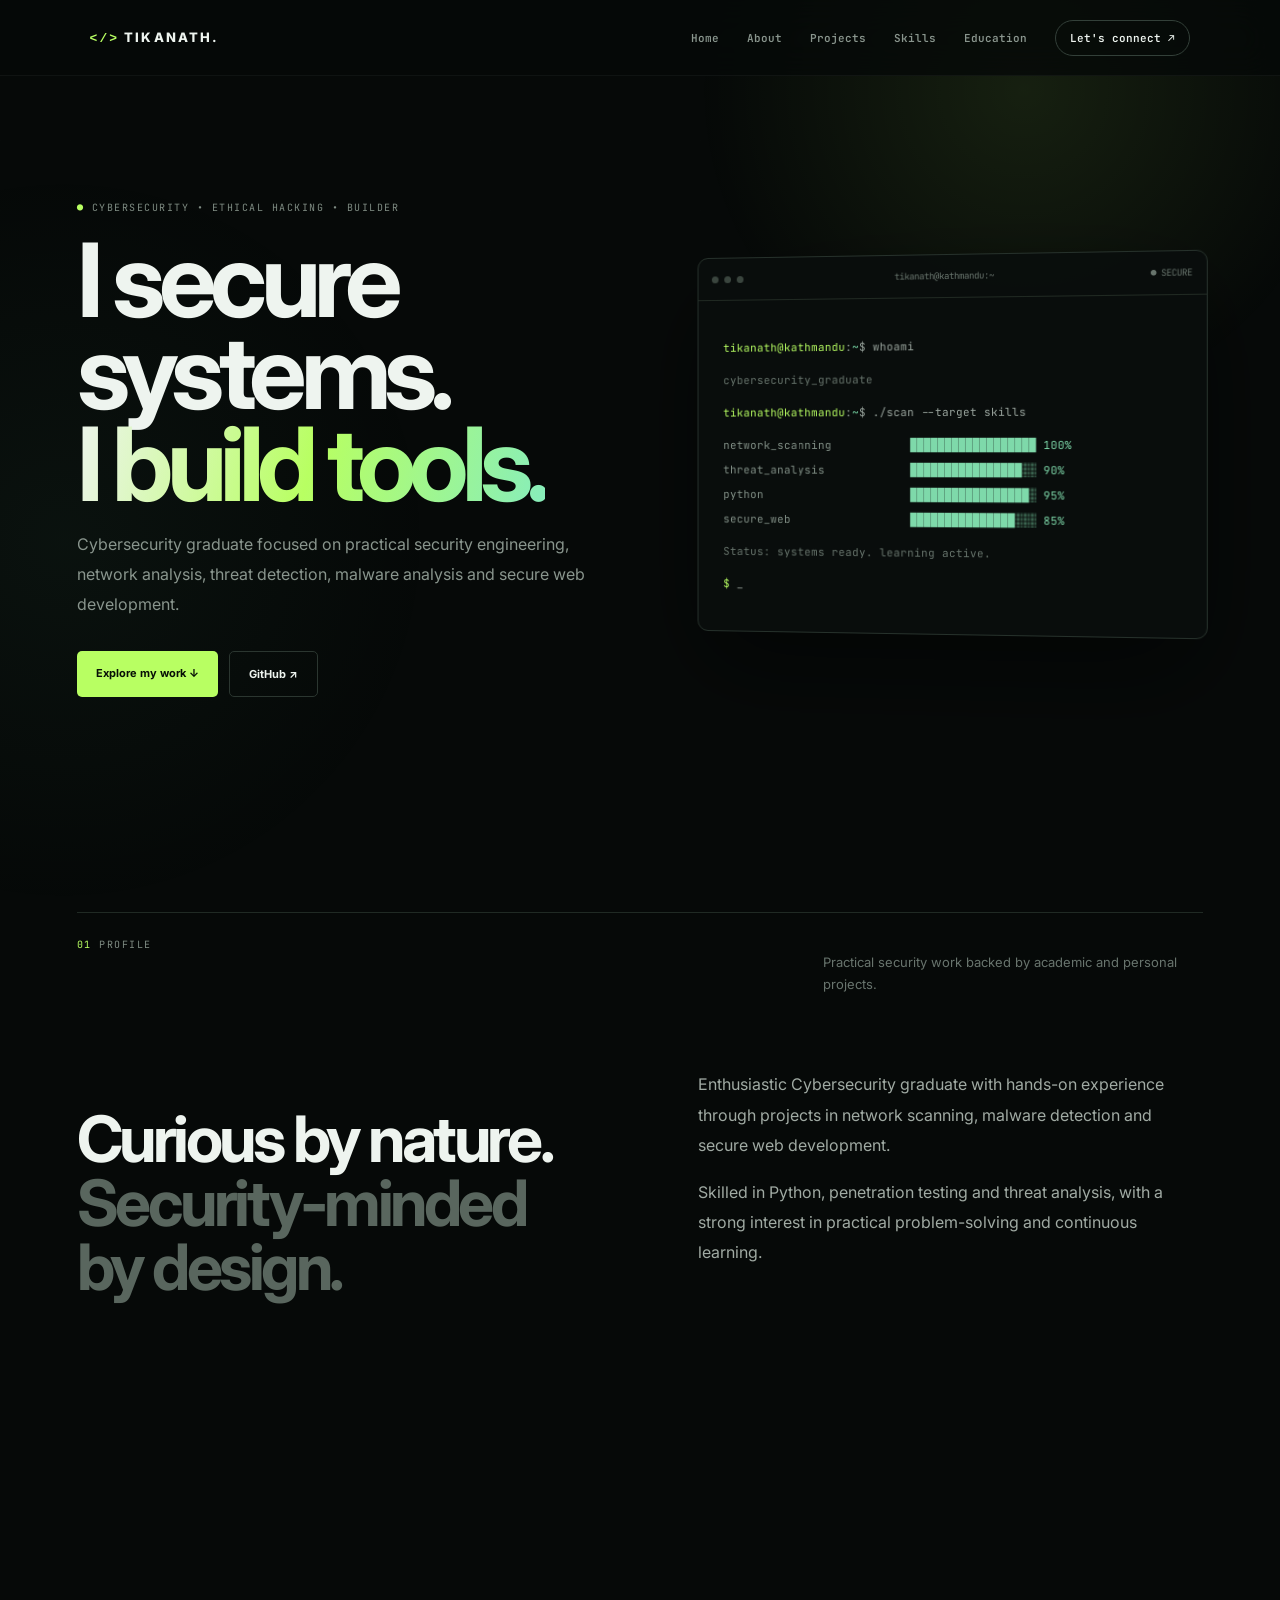
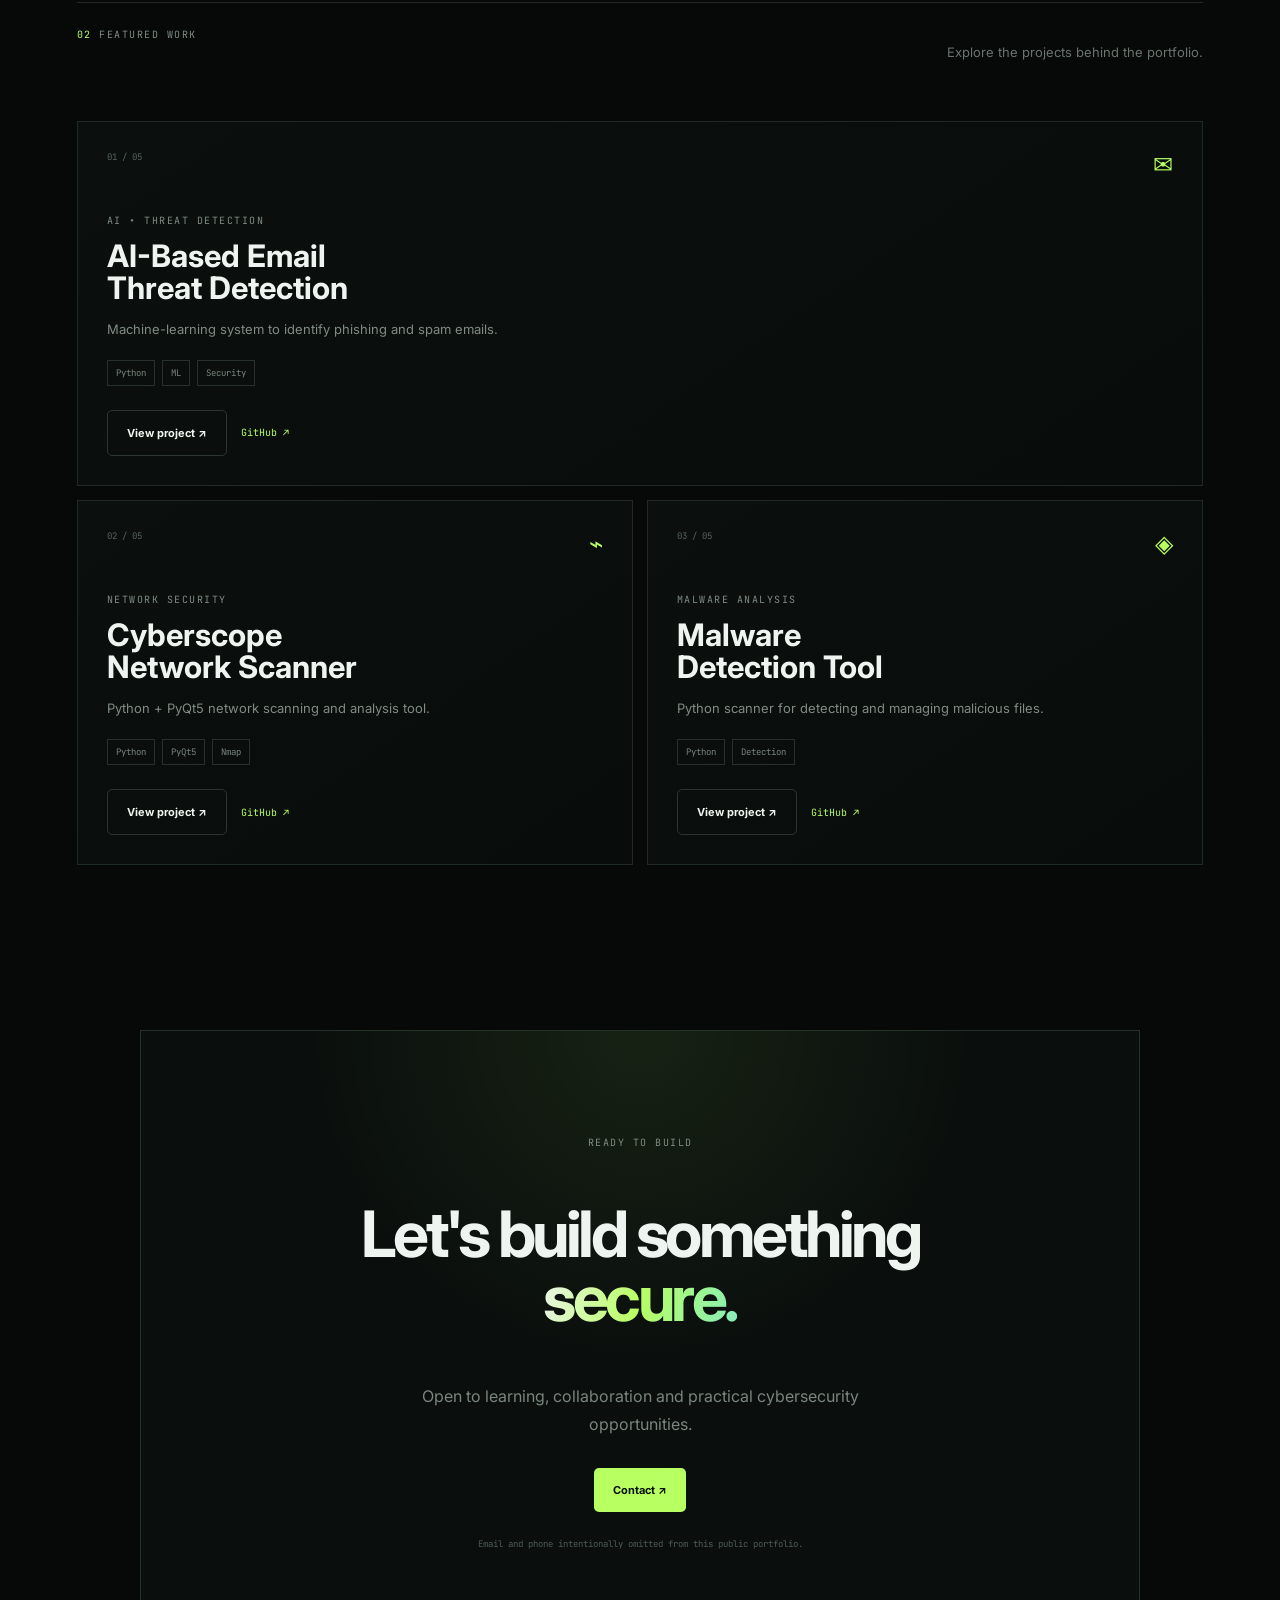
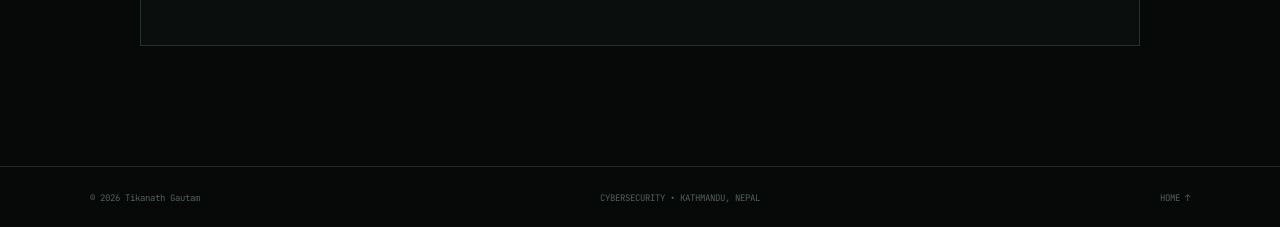
<file: index.html>
<!doctype html><html><head><meta charset="utf-8"><meta name="viewport" content="width=device-width,initial-scale=1"><title>Tikanath Gautam | Cybersecurity Portfolio</title><meta name="description" content="Tikanath Gautam cybersecurity portfolio"><link rel="preconnect" href="https://fonts.googleapis.com"><link rel="preconnect" href="https://fonts.gstatic.com" crossorigin><link href="https://fonts.googleapis.com/css2?family=Inter:wght@400;600;700;800&family=JetBrains+Mono:wght@400;500;600&display=swap" rel="stylesheet"><link rel="stylesheet" href="css/style.css"></head><body><header class="nav"><a class="logo" href="index.html"><code>&lt;/&gt;</code> TIKANATH.</a><button class="menu">☰</button><nav class="links"><a href="index.html">Home</a><a href="about.html">About</a><a href="projects.html">Projects</a><a href="skills.html">Skills</a><a href="education.html">Education</a><a class="pill" href="contact.html">Let's connect ↗</a></nav></header><main class="page"><section class="hero wrap"><div class="hero-grid"><div class="reveal"><p class="kicker"><b>●</b> CYBERSECURITY • ETHICAL HACKING • BUILDER</p><h1>I secure systems.<br><span class="gradient">I build tools.</span></h1><p class="lead">Cybersecurity graduate focused on practical security engineering, network analysis, threat detection, malware analysis and secure web development.</p><div class="actions"><a class="btn primary" data-magnetic href="projects.html">Explore my work ↓</a><a class="btn ghost" target="_blank" href="https://github.com/manish07M">GitHub ↗</a></div></div><div class="reveal"><div class="terminal"><div class="term-top"><span class="dots"><i></i><i></i><i></i></span><span>tikanath@kathmandu:~</span><span>● SECURE</span></div><div class="term-body"><p><span class="prompt">tikanath@kathmandu</span>:<span class="path">~</span>$ whoami</p><p class="out">cybersecurity_graduate</p><p><span class="prompt">tikanath@kathmandu</span>:<span class="path">~</span>$ ./scan --target skills</p><div class="scan"><span>network_scanning</span><b>██████████████████ 100%</b><span>threat_analysis</span><b>████████████████░░ 90%</b><span>python</span><b>█████████████████░ 95%</b><span>secure_web</span><b>███████████████░░░ 85%</b></div><p class="out">Status: systems ready. learning active.</p><p><span class="prompt">$</span> <span class="blink">_</span></p></div></div></div></div></section><section class="section wrap"><div class="rule head reveal"><div class="label"><span>01</span> PROFILE</div><p>Practical security work backed by academic and personal projects.</p></div><div class="two"><h2 class="reveal">Curious by nature.<br><span class="muted">Security-minded by design.</span></h2><div class="copy reveal"><p>Enthusiastic Cybersecurity graduate with hands-on experience through projects in network scanning, malware detection and secure web development.</p><p>Skilled in Python, penetration testing and threat analysis, with a strong interest in practical problem-solving and continuous learning.</p></div></div></section><section class="section wrap"><div class="rule head reveal"><div class="label"><span>02</span> FEATURED WORK</div><p>Explore the projects behind the portfolio.</p></div><div class="cards"><article class="card featured reveal">
      <div class="card-top"><span class="num">01 / 05</span><span class="icon">✉</span></div>
      <div class="project-content">
        <p class="type">AI • THREAT DETECTION</p>
        <h3>AI-Based Email<br>Threat Detection</h3>
        <p>Machine-learning system to identify phishing and spam emails.</p>
        <div class="tags"><span>Python</span><span>ML</span><span>Security</span></div>
      </div>
      <div class="project-actions">
        <a class="btn ghost" href="projects/email-threat.html">View project ↗</a>
        <a class="github-card" target="_blank" rel="noopener" href="https://github.com/manish07M/AI-Based-Email-Threat-Detection-System-for-Banking-Sector-in-Kathmandu-Valley">GitHub ↗</a>
      </div>
    </article><article class="card reveal">
      <div class="card-top"><span class="num">02 / 05</span><span class="icon">⌁</span></div>
      <div class="project-content">
        <p class="type">NETWORK SECURITY</p>
        <h3>Cyberscope<br>Network Scanner</h3>
        <p>Python + PyQt5 network scanning and analysis tool.</p>
        <div class="tags"><span>Python</span><span>PyQt5</span><span>Nmap</span></div>
      </div>
      <div class="project-actions">
        <a class="btn ghost" href="projects/cyberscope.html">View project ↗</a>
        <a class="github-card" target="_blank" rel="noopener" href="https://github.com/manish07M/CyberScopeNetworkScanner">GitHub ↗</a>
      </div>
    </article><article class="card reveal">
      <div class="card-top"><span class="num">03 / 05</span><span class="icon">◈</span></div>
      <div class="project-content">
        <p class="type">MALWARE ANALYSIS</p>
        <h3>Malware<br>Detection Tool</h3>
        <p>Python scanner for detecting and managing malicious files.</p>
        <div class="tags"><span>Python</span><span>Detection</span></div>
      </div>
      <div class="project-actions">
        <a class="btn ghost" href="projects/malware-tool.html">View project ↗</a>
        <a class="github-card" target="_blank" rel="noopener" href="https://github.com/manish07M/malwaredetectiontool">GitHub ↗</a>
      </div>
    </article></div></section><section class="cta reveal"><p class="kicker">READY TO BUILD</p><h2>Let's build something<br><span class="gradient">secure.</span></h2><p>Open to learning, collaboration and practical cybersecurity opportunities.</p><a class="btn primary" href="contact.html">Contact ↗</a><div class="privacy">Email and phone intentionally omitted from this public portfolio.</div></section></main><footer><span>© <span id="year"></span> Tikanath Gautam</span><span>CYBERSECURITY • KATHMANDU, NEPAL</span><a href="index.html">HOME ↑</a></footer><script src="js/main.js"></script></body></html>
</file>
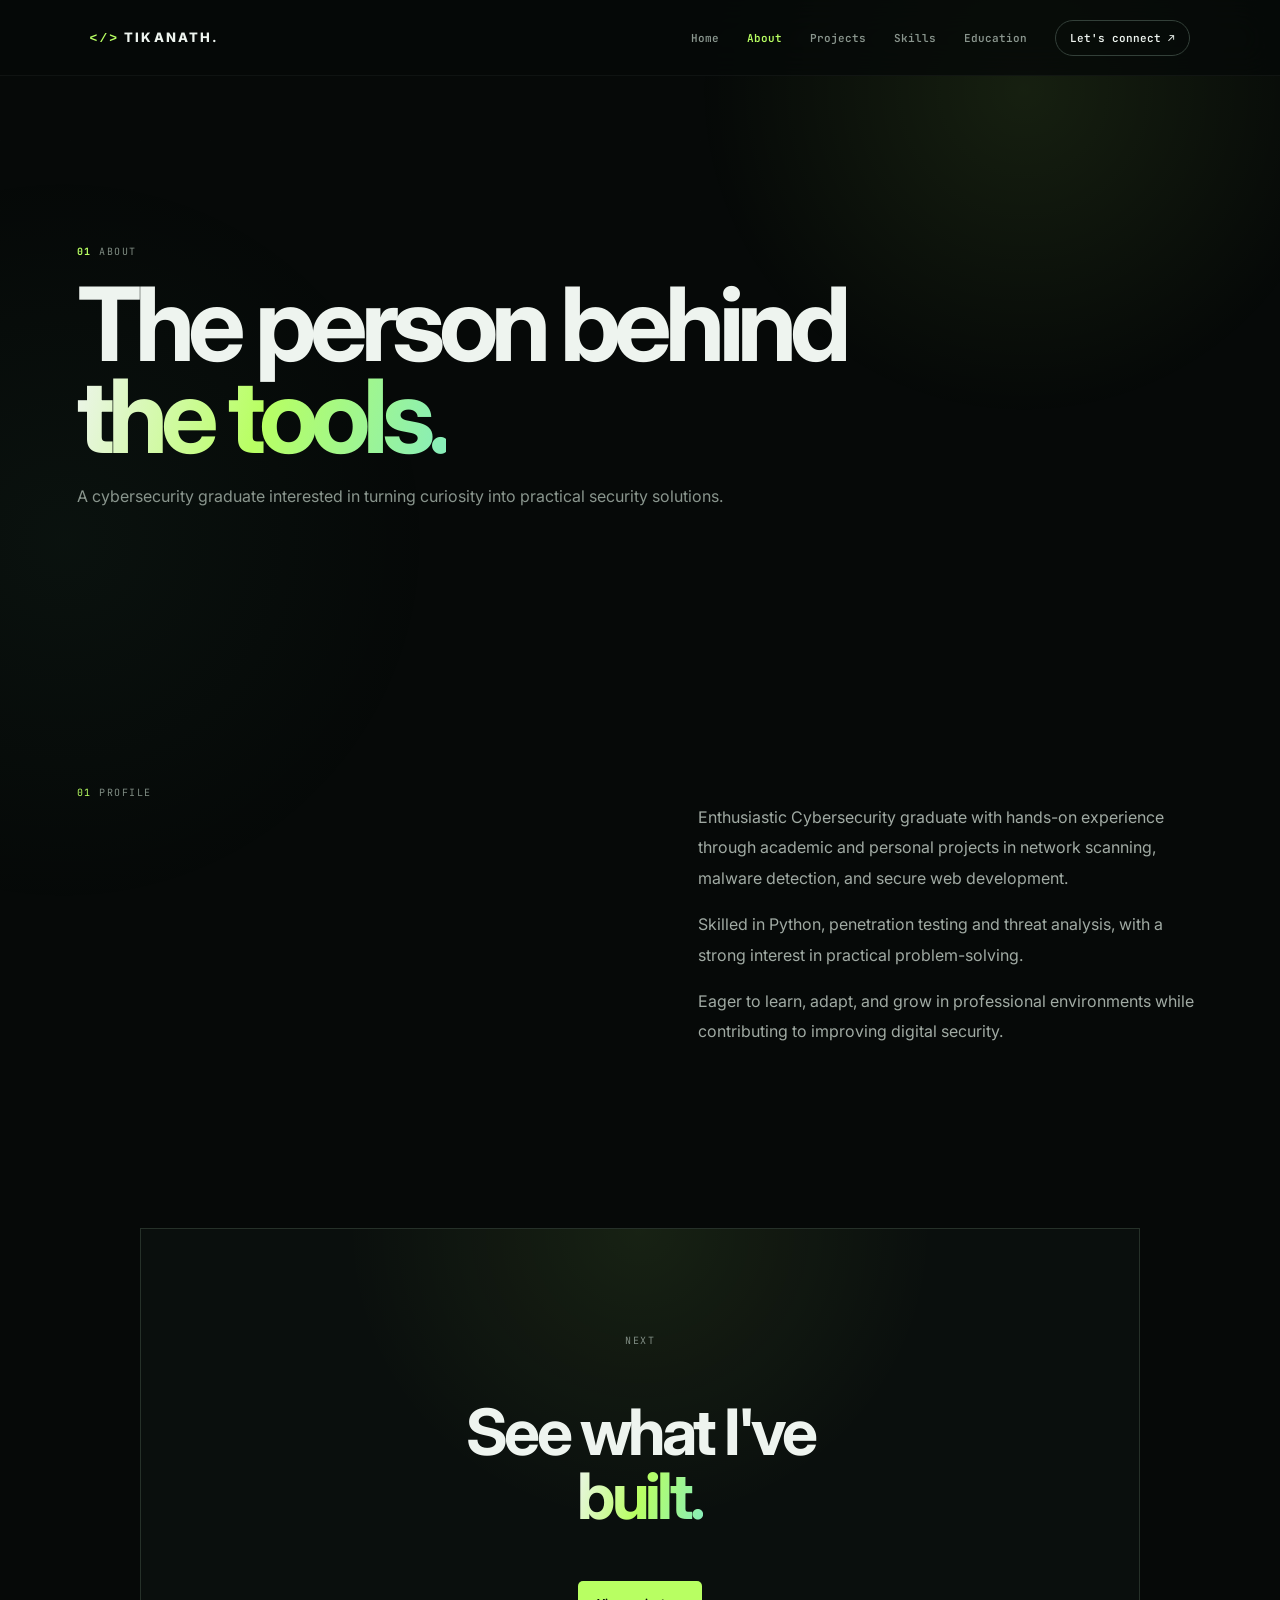
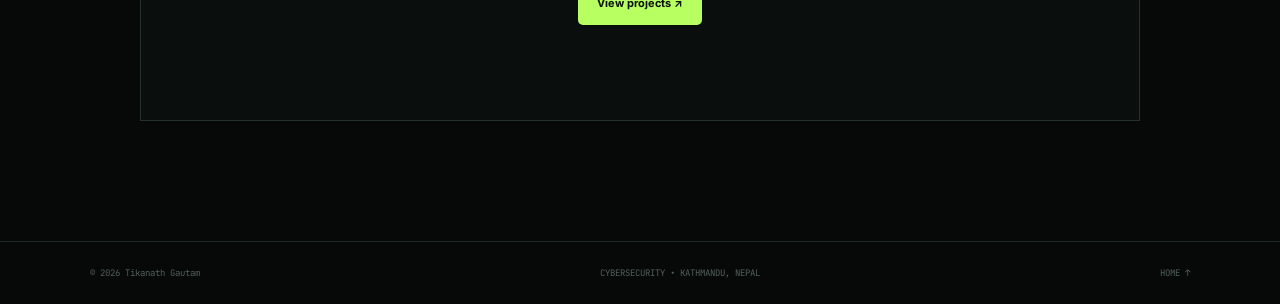
<file: about.html>
<!doctype html><html><head><meta charset="utf-8"><meta name="viewport" content="width=device-width,initial-scale=1"><title>About | Tikanath Gautam</title><meta name="description" content="Tikanath Gautam cybersecurity portfolio"><link rel="preconnect" href="https://fonts.googleapis.com"><link rel="preconnect" href="https://fonts.gstatic.com" crossorigin><link href="https://fonts.googleapis.com/css2?family=Inter:wght@400;600;700;800&family=JetBrains+Mono:wght@400;500;600&display=swap" rel="stylesheet"><link rel="stylesheet" href="css/style.css"></head><body><header class="nav"><a class="logo" href="index.html"><code>&lt;/&gt;</code> TIKANATH.</a><button class="menu">☰</button><nav class="links"><a href="index.html">Home</a><a class="active" href="about.html">About</a><a href="projects.html">Projects</a><a href="skills.html">Skills</a><a href="education.html">Education</a><a class="pill" href="contact.html">Let's connect ↗</a></nav></header><main class="page"><section class="project-hero wrap"><div class="reveal"><p class="kicker"><b>01</b> ABOUT</p><h1>The person behind<br><span class="gradient">the tools.</span></h1><p class="lead">A cybersecurity graduate interested in turning curiosity into practical security solutions.</p></div></section><section class="section wrap"><div class="two"><div class="label reveal"><span>01</span> PROFILE</div><div class="copy reveal"><p>Enthusiastic Cybersecurity graduate with hands-on experience through academic and personal projects in network scanning, malware detection, and secure web development.</p><p>Skilled in Python, penetration testing and threat analysis, with a strong interest in practical problem-solving.</p><p>Eager to learn, adapt, and grow in professional environments while contributing to improving digital security.</p></div></div></section><section class="cta reveal"><p class="kicker">NEXT</p><h2>See what I've<br><span class="gradient">built.</span></h2><a class="btn primary" href="projects.html">View projects ↗</a></section></main><footer><span>© <span id="year"></span> Tikanath Gautam</span><span>CYBERSECURITY • KATHMANDU, NEPAL</span><a href="index.html">HOME ↑</a></footer><script src="js/main.js"></script></body></html>
</file>
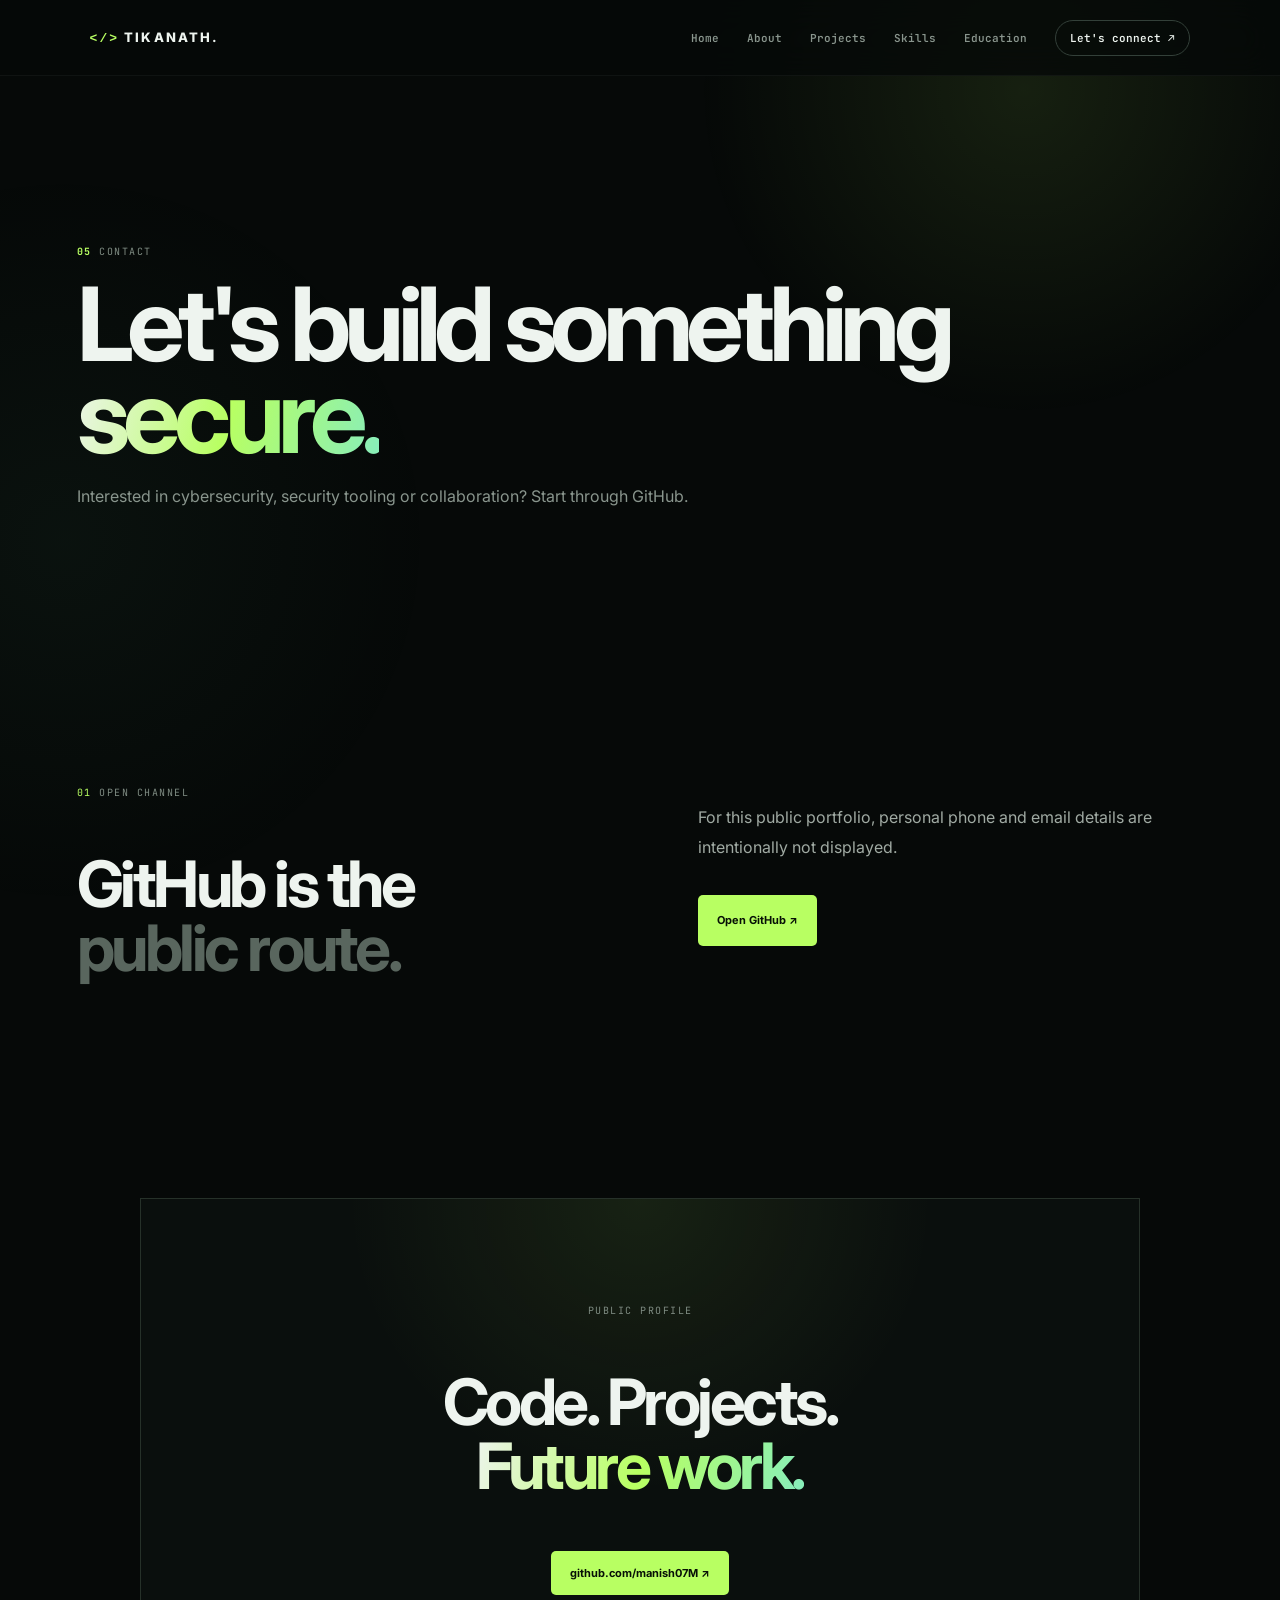
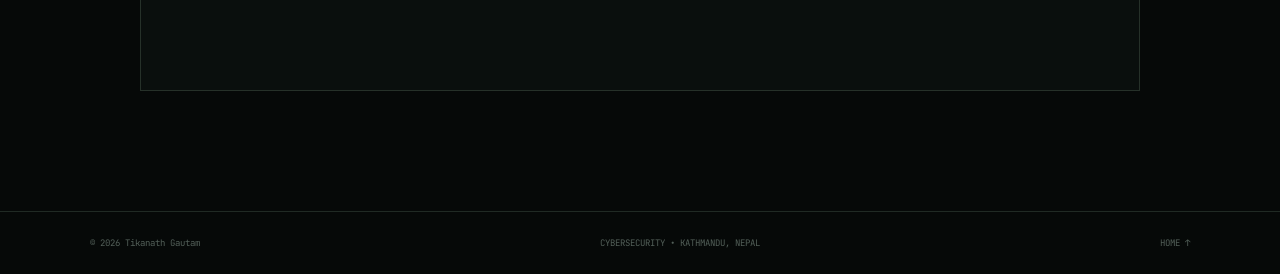
<file: contact.html>
<!doctype html><html><head><meta charset="utf-8"><meta name="viewport" content="width=device-width,initial-scale=1"><title>Contact | Tikanath Gautam</title><meta name="description" content="Tikanath Gautam cybersecurity portfolio"><link rel="preconnect" href="https://fonts.googleapis.com"><link rel="preconnect" href="https://fonts.gstatic.com" crossorigin><link href="https://fonts.googleapis.com/css2?family=Inter:wght@400;600;700;800&family=JetBrains+Mono:wght@400;500;600&display=swap" rel="stylesheet"><link rel="stylesheet" href="css/style.css"></head><body><header class="nav"><a class="logo" href="index.html"><code>&lt;/&gt;</code> TIKANATH.</a><button class="menu">☰</button><nav class="links"><a href="index.html">Home</a><a href="about.html">About</a><a href="projects.html">Projects</a><a href="skills.html">Skills</a><a href="education.html">Education</a><a class="pill" href="contact.html">Let's connect ↗</a></nav></header><main class="page"><section class="project-hero wrap"><div class="reveal"><p class="kicker"><b>05</b> CONTACT</p><h1>Let's build something<br><span class="gradient">secure.</span></h1><p class="lead">Interested in cybersecurity, security tooling or collaboration? Start through GitHub.</p></div></section><section class="section wrap"><div class="two"><div><div class="label reveal"><span>01</span> OPEN CHANNEL</div><h2 class="reveal">GitHub is the<br><span class="muted">public route.</span></h2></div><div class="copy reveal"><p>For this public portfolio, personal phone and email details are intentionally not displayed.</p><div class="actions"><a class="btn primary" target="_blank" href="https://github.com/manish07M">Open GitHub ↗</a></div></div></div></section><section class="cta reveal"><p class="kicker">PUBLIC PROFILE</p><h2>Code. Projects.<br><span class="gradient">Future work.</span></h2><a class="btn primary" target="_blank" href="https://github.com/manish07M">github.com/manish07M ↗</a></section></main><footer><span>© <span id="year"></span> Tikanath Gautam</span><span>CYBERSECURITY • KATHMANDU, NEPAL</span><a href="index.html">HOME ↑</a></footer><script src="js/main.js"></script></body></html>
</file>
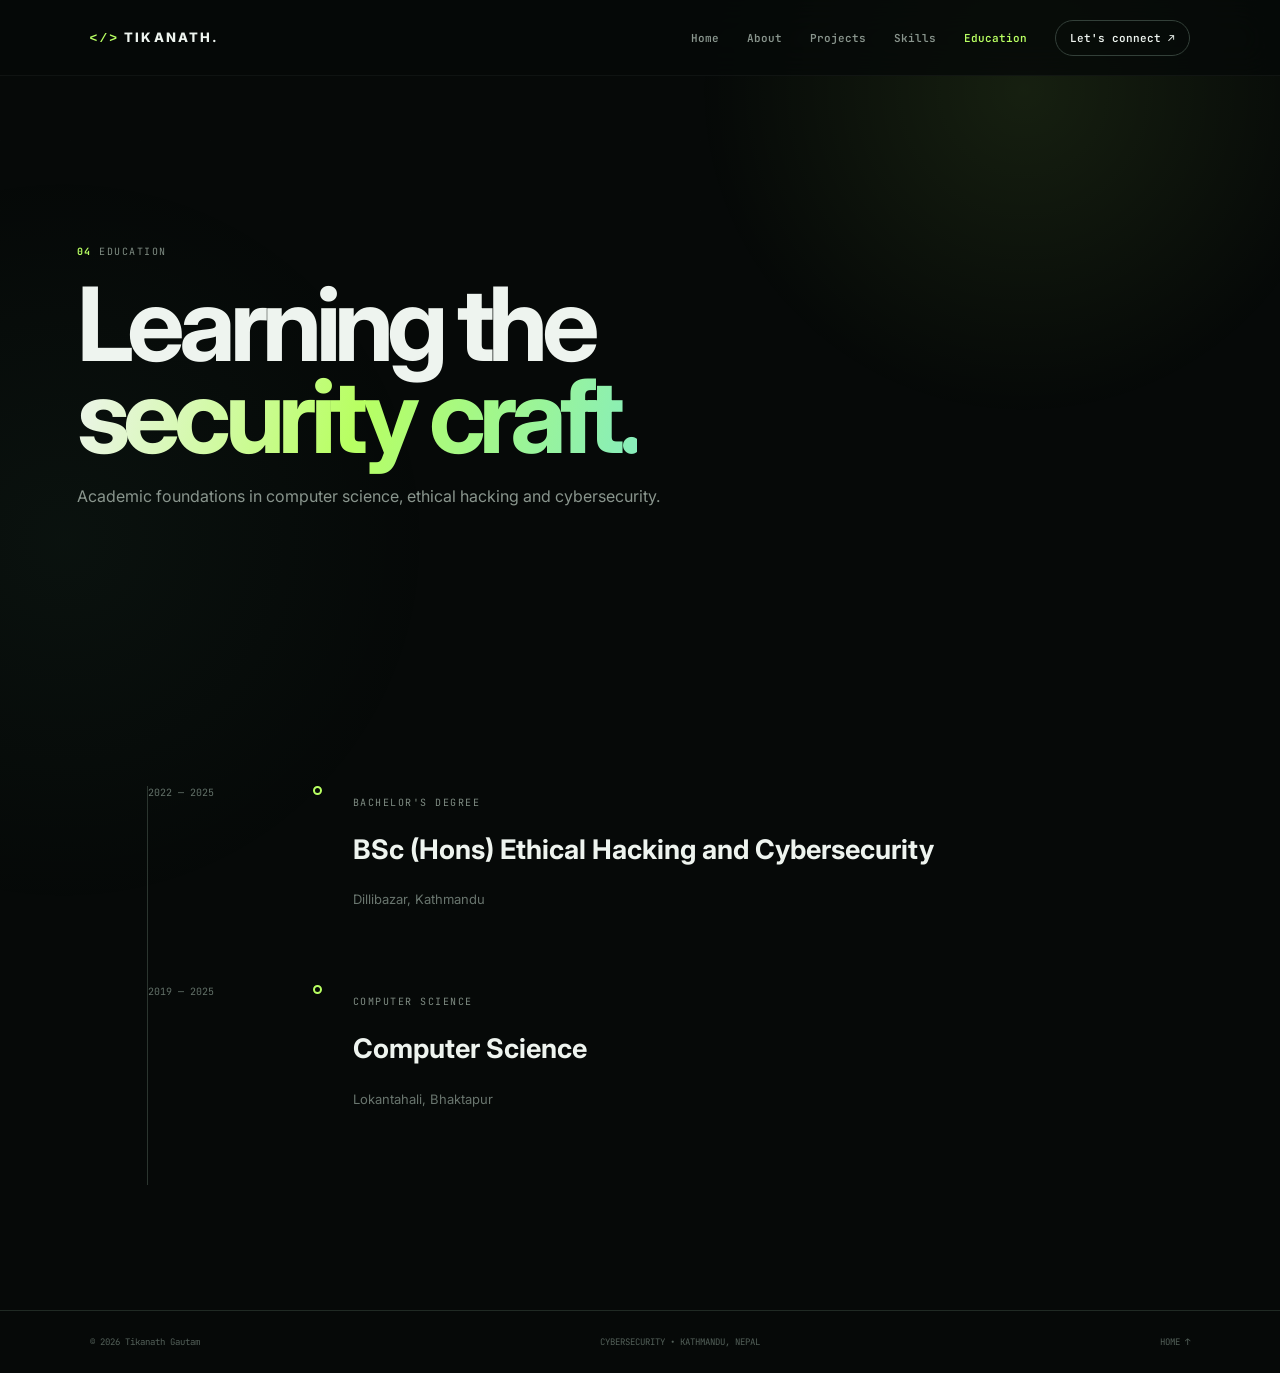
<file: education.html>
<!doctype html><html><head><meta charset="utf-8"><meta name="viewport" content="width=device-width,initial-scale=1"><title>Education | Tikanath Gautam</title><meta name="description" content="Tikanath Gautam cybersecurity portfolio"><link rel="preconnect" href="https://fonts.googleapis.com"><link rel="preconnect" href="https://fonts.gstatic.com" crossorigin><link href="https://fonts.googleapis.com/css2?family=Inter:wght@400;600;700;800&family=JetBrains+Mono:wght@400;500;600&display=swap" rel="stylesheet"><link rel="stylesheet" href="css/style.css"></head><body><header class="nav"><a class="logo" href="index.html"><code>&lt;/&gt;</code> TIKANATH.</a><button class="menu">☰</button><nav class="links"><a href="index.html">Home</a><a href="about.html">About</a><a href="projects.html">Projects</a><a href="skills.html">Skills</a><a class="active" href="education.html">Education</a><a class="pill" href="contact.html">Let's connect ↗</a></nav></header><main class="page"><section class="project-hero wrap"><div class="reveal"><p class="kicker"><b>04</b> EDUCATION</p><h1>Learning the<br><span class="gradient">security craft.</span></h1><p class="lead">Academic foundations in computer science, ethical hacking and cybersecurity.</p></div></section><section class="section wrap"><div class="timeline"><div class="item reveal"><div class="year">2022 — 2025</div><div class="dot"></div><div><p class="type">BACHELOR'S DEGREE</p><h3>BSc (Hons) Ethical Hacking and Cybersecurity</h3><p>Dillibazar, Kathmandu</p></div></div><div class="item reveal"><div class="year">2019 — 2025</div><div class="dot"></div><div><p class="type">COMPUTER SCIENCE</p><h3>Computer Science</h3><p>Lokantahali, Bhaktapur</p></div></div></div></section></main><footer><span>© <span id="year"></span> Tikanath Gautam</span><span>CYBERSECURITY • KATHMANDU, NEPAL</span><a href="index.html">HOME ↑</a></footer><script src="js/main.js"></script></body></html>
</file>
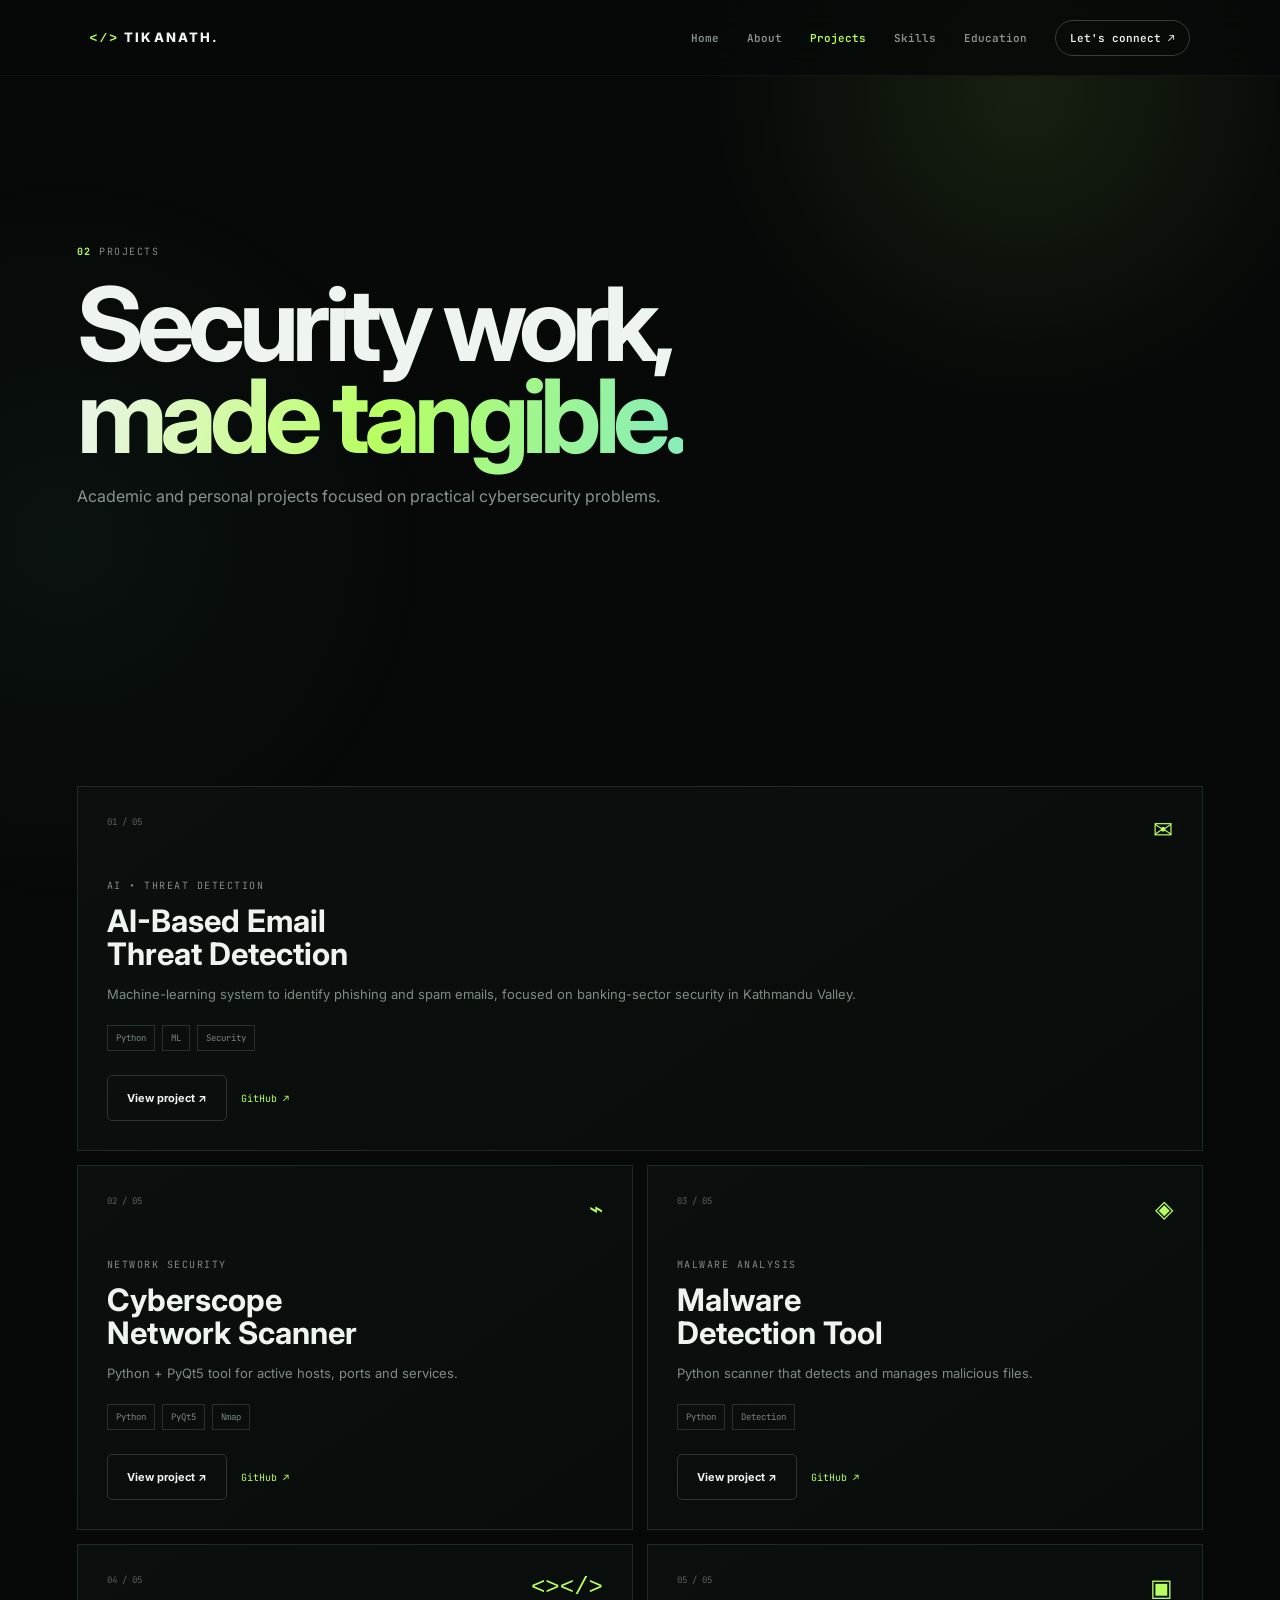
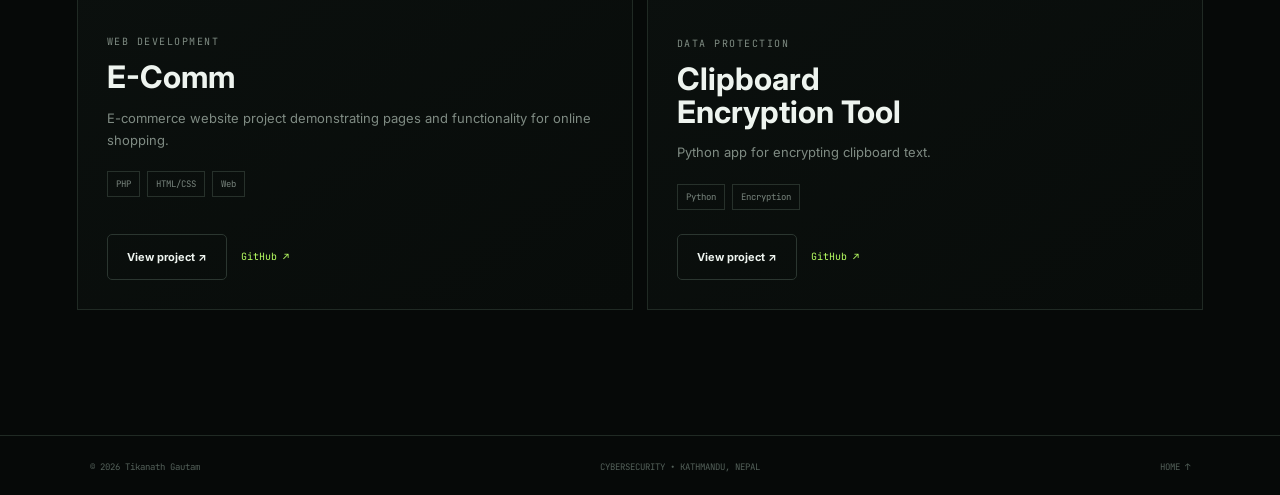
<file: projects.html>
<!doctype html><html><head><meta charset="utf-8"><meta name="viewport" content="width=device-width,initial-scale=1"><title>Projects | Tikanath Gautam</title><meta name="description" content="Tikanath Gautam cybersecurity portfolio"><link rel="preconnect" href="https://fonts.googleapis.com"><link rel="preconnect" href="https://fonts.gstatic.com" crossorigin><link href="https://fonts.googleapis.com/css2?family=Inter:wght@400;600;700;800&family=JetBrains+Mono:wght@400;500;600&display=swap" rel="stylesheet"><link rel="stylesheet" href="css/style.css"></head><body><header class="nav"><a class="logo" href="index.html"><code>&lt;/&gt;</code> TIKANATH.</a><button class="menu">☰</button><nav class="links"><a href="index.html">Home</a><a href="about.html">About</a><a class="active" href="projects.html">Projects</a><a href="skills.html">Skills</a><a href="education.html">Education</a><a class="pill" href="contact.html">Let's connect ↗</a></nav></header><main class="page"><section class="project-hero wrap"><div class="reveal"><p class="kicker"><b>02</b> PROJECTS</p><h1>Security work,<br><span class="gradient">made tangible.</span></h1><p class="lead">Academic and personal projects focused on practical cybersecurity problems.</p></div></section><section class="section wrap"><div class="cards"><article class="card featured reveal">
      <div class="card-top"><span class="num">01 / 05</span><span class="icon">✉</span></div>
      <div class="project-content">
        <p class="type">AI • THREAT DETECTION</p>
        <h3>AI-Based Email<br>Threat Detection</h3>
        <p>Machine-learning system to identify phishing and spam emails, focused on banking-sector security in Kathmandu Valley.</p>
        <div class="tags"><span>Python</span><span>ML</span><span>Security</span></div>
      </div>
      <div class="project-actions">
        <a class="btn ghost" href="projects/email-threat.html">View project ↗</a>
        <a class="github-card" target="_blank" rel="noopener" href="https://github.com/manish07M/AI-Based-Email-Threat-Detection-System-for-Banking-Sector-in-Kathmandu-Valley">GitHub ↗</a>
      </div>
    </article><article class="card reveal">
      <div class="card-top"><span class="num">02 / 05</span><span class="icon">⌁</span></div>
      <div class="project-content">
        <p class="type">NETWORK SECURITY</p>
        <h3>Cyberscope<br>Network Scanner</h3>
        <p>Python + PyQt5 tool for active hosts, ports and services.</p>
        <div class="tags"><span>Python</span><span>PyQt5</span><span>Nmap</span></div>
      </div>
      <div class="project-actions">
        <a class="btn ghost" href="projects/cyberscope.html">View project ↗</a>
        <a class="github-card" target="_blank" rel="noopener" href="https://github.com/manish07M/CyberScopeNetworkScanner">GitHub ↗</a>
      </div>
    </article><article class="card reveal">
      <div class="card-top"><span class="num">03 / 05</span><span class="icon">◈</span></div>
      <div class="project-content">
        <p class="type">MALWARE ANALYSIS</p>
        <h3>Malware<br>Detection Tool</h3>
        <p>Python scanner that detects and manages malicious files.</p>
        <div class="tags"><span>Python</span><span>Detection</span></div>
      </div>
      <div class="project-actions">
        <a class="btn ghost" href="projects/malware-tool.html">View project ↗</a>
        <a class="github-card" target="_blank" rel="noopener" href="https://github.com/manish07M/malwaredetectiontool">GitHub ↗</a>
      </div>
    </article><article class="card reveal">
      <div class="card-top"><span class="num">04 / 05</span><span class="icon"><>&lt;/&gt;</span></div>
      <div class="project-content">
        <p class="type">WEB DEVELOPMENT</p>
        <h3>E-Comm</h3>
        <p>E-commerce website project demonstrating pages and functionality for online shopping.</p>
        <div class="tags"><span>PHP</span><span>HTML/CSS</span><span>Web</span></div>
      </div>
      <div class="project-actions">
        <a class="btn ghost" href="projects/website.html">View project ↗</a>
        <a class="github-card" target="_blank" rel="noopener" href="https://github.com/manish07M/e-commerce-website">GitHub ↗</a>
      </div>
    </article><article class="card reveal">
      <div class="card-top"><span class="num">05 / 05</span><span class="icon">▣</span></div>
      <div class="project-content">
        <p class="type">DATA PROTECTION</p>
        <h3>Clipboard<br>Encryption Tool</h3>
        <p>Python app for encrypting clipboard text.</p>
        <div class="tags"><span>Python</span><span>Encryption</span></div>
      </div>
      <div class="project-actions">
        <a class="btn ghost" href="projects/clipboard.html">View project ↗</a>
        <a class="github-card" target="_blank" rel="noopener" href="https://github.com/manish07M/clipboard_encryption_tool">GitHub ↗</a>
      </div>
    </article></div></section></main><footer><span>© <span id="year"></span> Tikanath Gautam</span><span>CYBERSECURITY • KATHMANDU, NEPAL</span><a href="index.html">HOME ↑</a></footer><script src="js/main.js"></script></body></html>
</file>
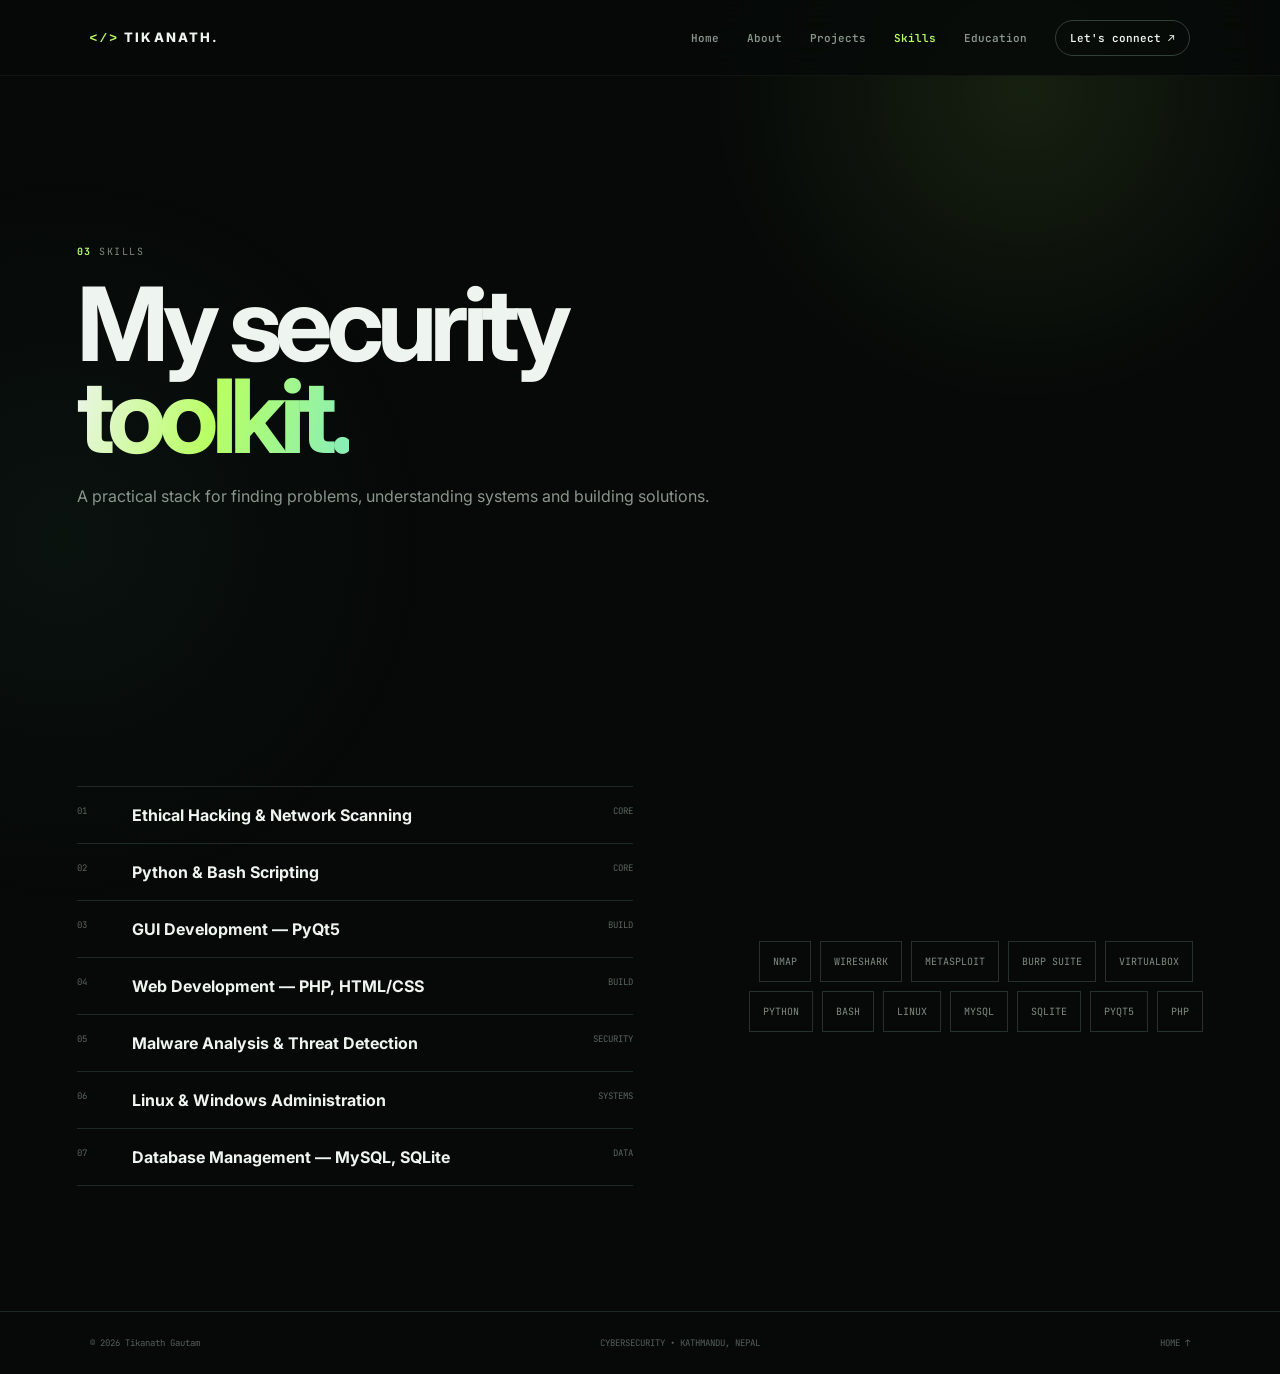
<file: skills.html>
<!doctype html><html><head><meta charset="utf-8"><meta name="viewport" content="width=device-width,initial-scale=1"><title>Skills | Tikanath Gautam</title><meta name="description" content="Tikanath Gautam cybersecurity portfolio"><link rel="preconnect" href="https://fonts.googleapis.com"><link rel="preconnect" href="https://fonts.gstatic.com" crossorigin><link href="https://fonts.googleapis.com/css2?family=Inter:wght@400;600;700;800&family=JetBrains+Mono:wght@400;500;600&display=swap" rel="stylesheet"><link rel="stylesheet" href="css/style.css"></head><body><header class="nav"><a class="logo" href="index.html"><code>&lt;/&gt;</code> TIKANATH.</a><button class="menu">☰</button><nav class="links"><a href="index.html">Home</a><a href="about.html">About</a><a href="projects.html">Projects</a><a class="active" href="skills.html">Skills</a><a href="education.html">Education</a><a class="pill" href="contact.html">Let's connect ↗</a></nav></header><main class="page"><section class="project-hero wrap"><div class="reveal"><p class="kicker"><b>03</b> SKILLS</p><h1>My security<br><span class="gradient">toolkit.</span></h1><p class="lead">A practical stack for finding problems, understanding systems and building solutions.</p></div></section><section class="section wrap"><div class="skills"><div class="skill-list reveal"><div class="skill"><span>01</span><strong>Ethical Hacking & Network Scanning</strong><em>CORE</em></div><div class="skill"><span>02</span><strong>Python & Bash Scripting</strong><em>CORE</em></div><div class="skill"><span>03</span><strong>GUI Development — PyQt5</strong><em>BUILD</em></div><div class="skill"><span>04</span><strong>Web Development — PHP, HTML/CSS</strong><em>BUILD</em></div><div class="skill"><span>05</span><strong>Malware Analysis & Threat Detection</strong><em>SECURITY</em></div><div class="skill"><span>06</span><strong>Linux & Windows Administration</strong><em>SYSTEMS</em></div><div class="skill"><span>07</span><strong>Database Management — MySQL, SQLite</strong><em>DATA</em></div></div><div class="cloud reveal"><span class="tool">NMAP</span><span class="tool">WIRESHARK</span><span class="tool">METASPLOIT</span><span class="tool">BURP SUITE</span><span class="tool">VIRTUALBOX</span><span class="tool">PYTHON</span><span class="tool">BASH</span><span class="tool">LINUX</span><span class="tool">MYSQL</span><span class="tool">SQLITE</span><span class="tool">PYQT5</span><span class="tool">PHP</span></div></div></section></main><footer><span>© <span id="year"></span> Tikanath Gautam</span><span>CYBERSECURITY • KATHMANDU, NEPAL</span><a href="index.html">HOME ↑</a></footer><script src="js/main.js"></script></body></html>
</file>
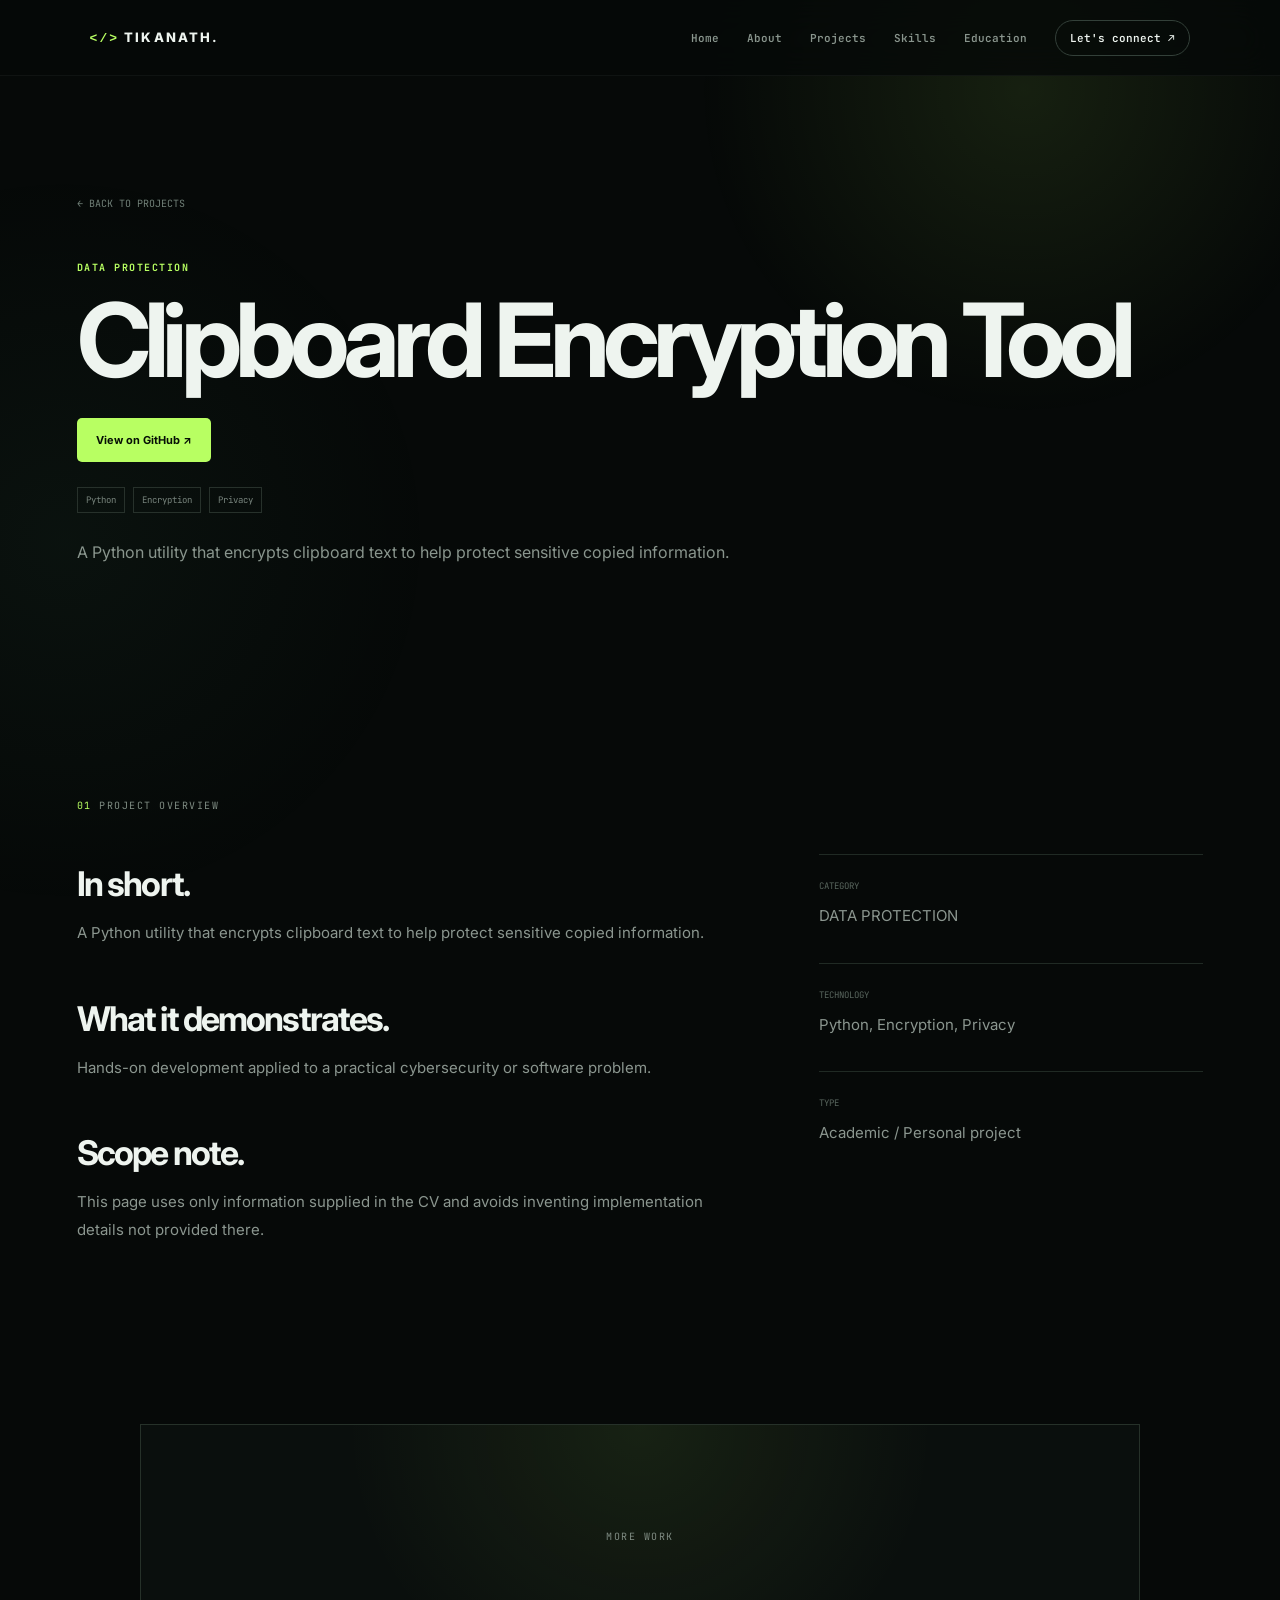
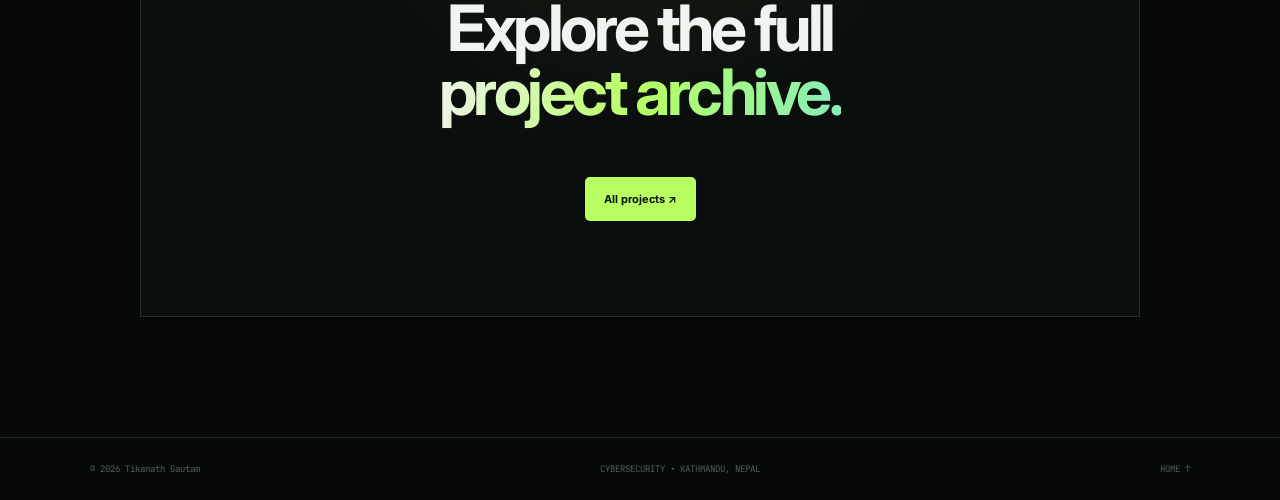
<file: projects/clipboard.html>
<!doctype html><html><head><meta charset="utf-8"><meta name="viewport" content="width=device-width,initial-scale=1"><title>Clipboard Encryption Tool | Tikanath Gautam</title><meta name="description" content="Tikanath Gautam cybersecurity portfolio"><link rel="preconnect" href="https://fonts.googleapis.com"><link rel="preconnect" href="https://fonts.gstatic.com" crossorigin><link href="https://fonts.googleapis.com/css2?family=Inter:wght@400;600;700;800&family=JetBrains+Mono:wght@400;500;600&display=swap" rel="stylesheet"><link rel="stylesheet" href="../css/style.css"></head><body><header class="nav"><a class="logo" href="index.html"><code>&lt;/&gt;</code> TIKANATH.</a><button class="menu">☰</button><nav class="links"><a href="index.html">Home</a><a href="about.html">About</a><a href="projects.html">Projects</a><a href="skills.html">Skills</a><a href="education.html">Education</a><a class="pill" href="contact.html">Let's connect ↗</a></nav></header><main class="page"><section class="project-hero wrap"><div><a class="back" href="../projects.html">← BACK TO PROJECTS</a><div class="reveal" style="margin-top:50px"><p class="kicker"><b>DATA PROTECTION</b></p><h1>Clipboard Encryption Tool</h1><div class="actions"><a class="btn primary" target="_blank" rel="noopener" href="https://github.com/manish07M/clipboard_encryption_tool">View on GitHub ↗</a></div><div class="meta"><span>Python</span><span>Encryption</span><span>Privacy</span></div><p class="lead">A Python utility that encrypts clipboard text to help protect sensitive copied information.</p></div></div></section><section class="section wrap"><div class="case"><article class="reveal"><div class="label"><span>01</span> PROJECT OVERVIEW</div><h2>In short.</h2><p>A Python utility that encrypts clipboard text to help protect sensitive copied information.</p><h2>What it demonstrates.</h2><p>Hands-on development applied to a practical cybersecurity or software problem.</p><h2>Scope note.</h2><p>This page uses only information supplied in the CV and avoids inventing implementation details not provided there.</p></article><aside class="side reveal"><div class="sidebox"><small>CATEGORY</small><p>DATA PROTECTION</p></div><div class="sidebox"><small>TECHNOLOGY</small><p>Python, Encryption, Privacy</p></div><div class="sidebox"><small>TYPE</small><p>Academic / Personal project</p></div></aside></div></section><section class="cta reveal"><p class="kicker">MORE WORK</p><h2>Explore the full<br><span class="gradient">project archive.</span></h2><a class="btn primary" href="../projects.html">All projects ↗</a></section></main><footer><span>© <span id="year"></span> Tikanath Gautam</span><span>CYBERSECURITY • KATHMANDU, NEPAL</span><a href="../index.html">HOME ↑</a></footer><script src="../js/main.js"></script></body></html>
</file>
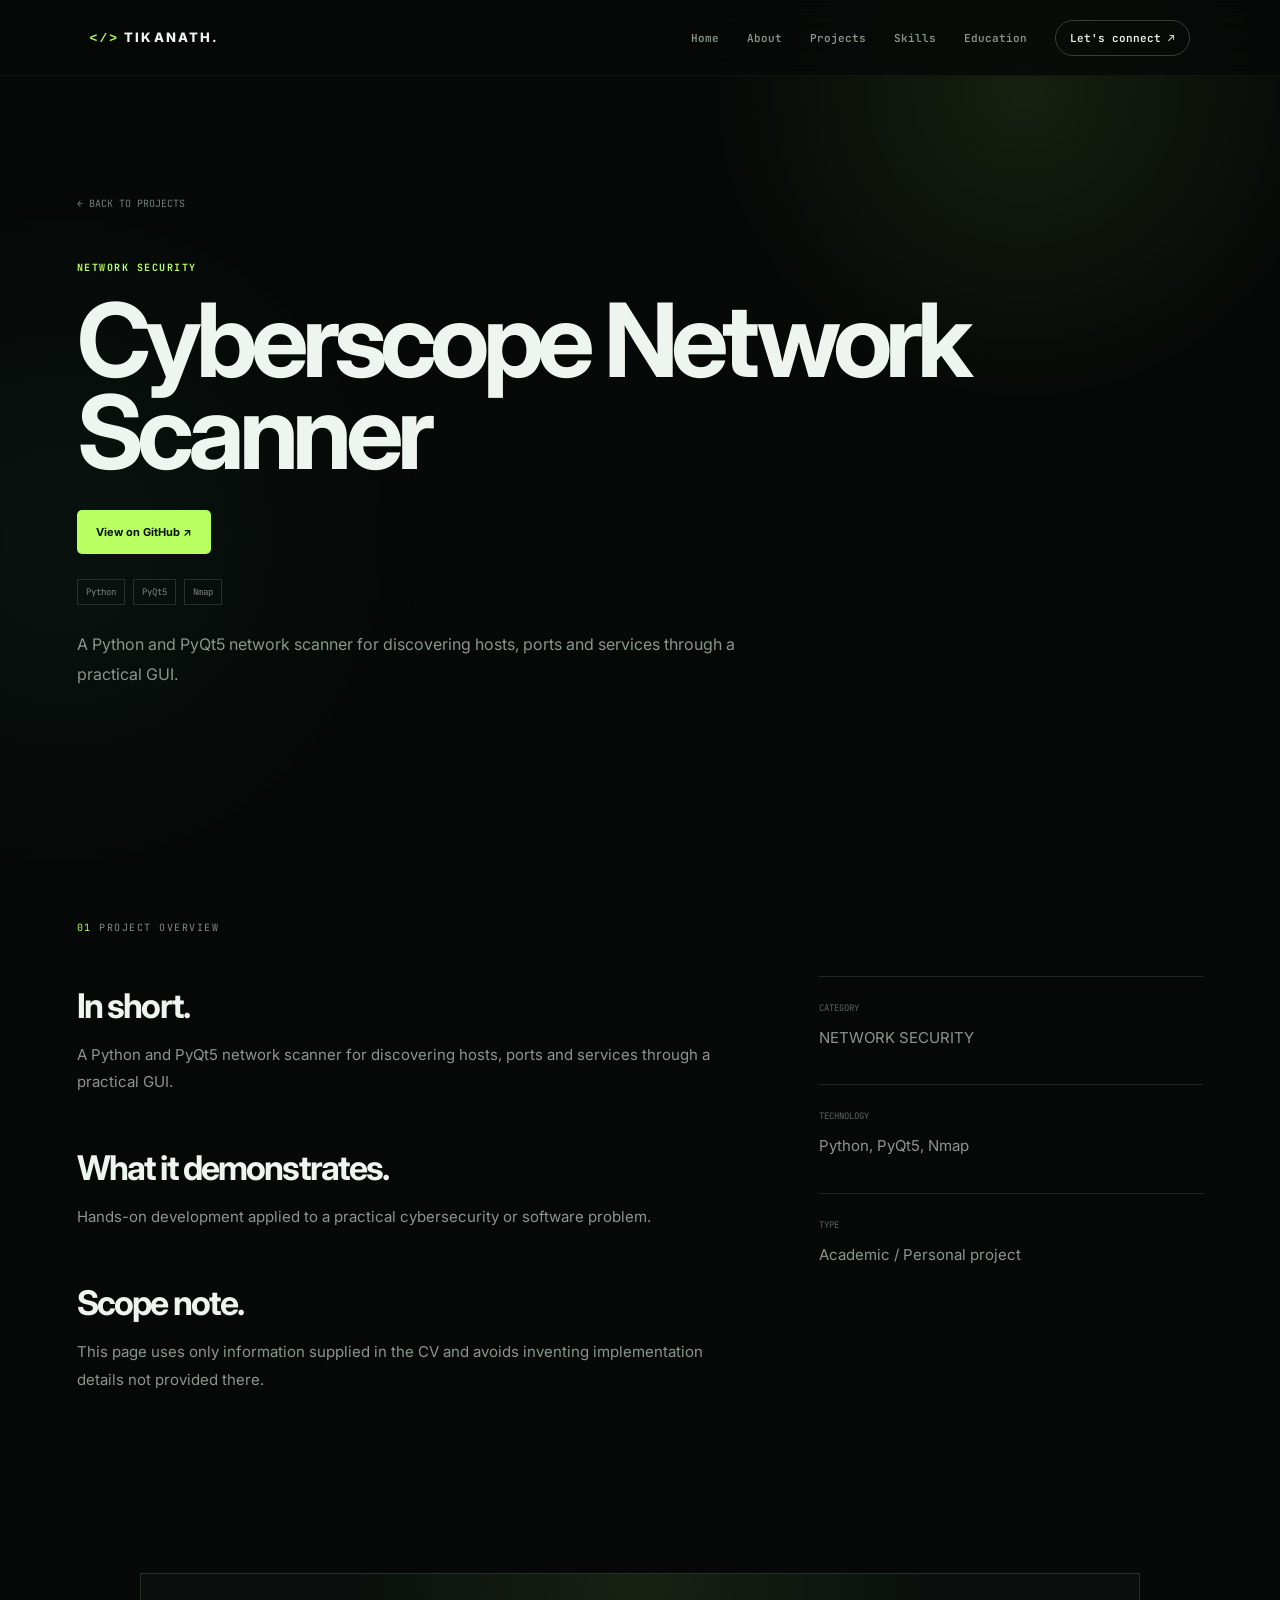
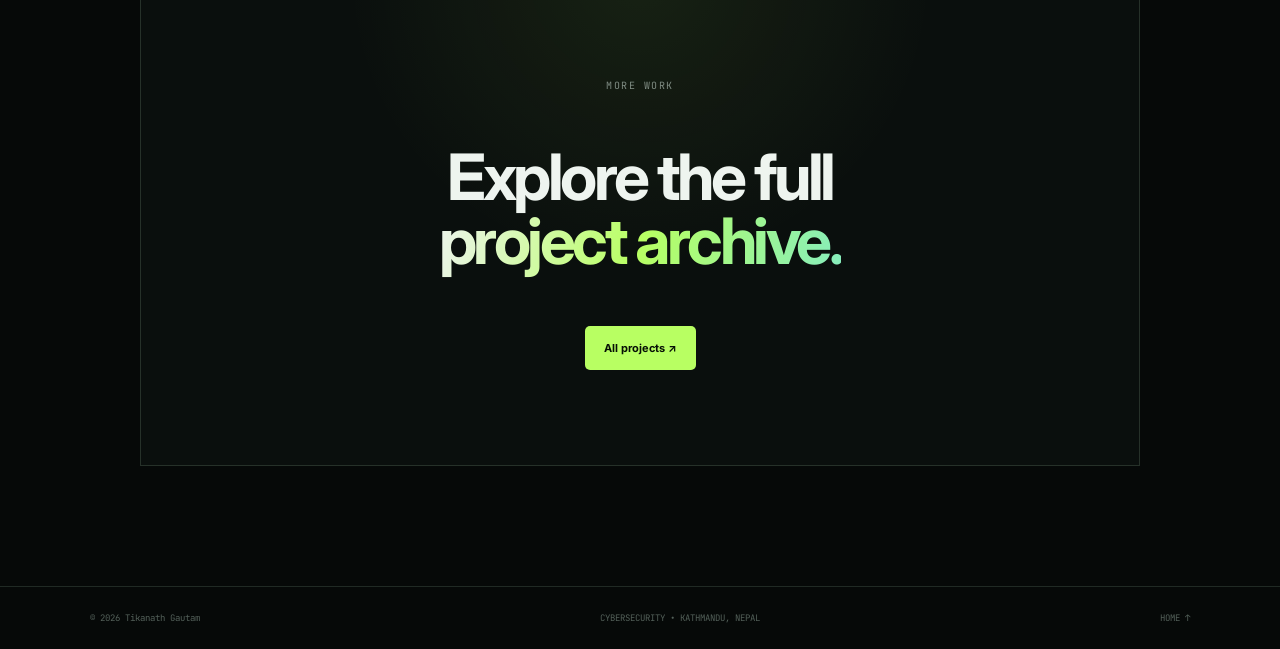
<file: projects/cyberscope.html>
<!doctype html><html><head><meta charset="utf-8"><meta name="viewport" content="width=device-width,initial-scale=1"><title>Cyberscope Network Scanner | Tikanath Gautam</title><meta name="description" content="Tikanath Gautam cybersecurity portfolio"><link rel="preconnect" href="https://fonts.googleapis.com"><link rel="preconnect" href="https://fonts.gstatic.com" crossorigin><link href="https://fonts.googleapis.com/css2?family=Inter:wght@400;600;700;800&family=JetBrains+Mono:wght@400;500;600&display=swap" rel="stylesheet"><link rel="stylesheet" href="../css/style.css"></head><body><header class="nav"><a class="logo" href="index.html"><code>&lt;/&gt;</code> TIKANATH.</a><button class="menu">☰</button><nav class="links"><a href="index.html">Home</a><a href="about.html">About</a><a href="projects.html">Projects</a><a href="skills.html">Skills</a><a href="education.html">Education</a><a class="pill" href="contact.html">Let's connect ↗</a></nav></header><main class="page"><section class="project-hero wrap"><div><a class="back" href="../projects.html">← BACK TO PROJECTS</a><div class="reveal" style="margin-top:50px"><p class="kicker"><b>NETWORK SECURITY</b></p><h1>Cyberscope Network Scanner</h1><div class="actions"><a class="btn primary" target="_blank" rel="noopener" href="https://github.com/manish07M/CyberScopeNetworkScanner">View on GitHub ↗</a></div><div class="meta"><span>Python</span><span>PyQt5</span><span>Nmap</span></div><p class="lead">A Python and PyQt5 network scanner for discovering hosts, ports and services through a practical GUI.</p></div></div></section><section class="section wrap"><div class="case"><article class="reveal"><div class="label"><span>01</span> PROJECT OVERVIEW</div><h2>In short.</h2><p>A Python and PyQt5 network scanner for discovering hosts, ports and services through a practical GUI.</p><h2>What it demonstrates.</h2><p>Hands-on development applied to a practical cybersecurity or software problem.</p><h2>Scope note.</h2><p>This page uses only information supplied in the CV and avoids inventing implementation details not provided there.</p></article><aside class="side reveal"><div class="sidebox"><small>CATEGORY</small><p>NETWORK SECURITY</p></div><div class="sidebox"><small>TECHNOLOGY</small><p>Python, PyQt5, Nmap</p></div><div class="sidebox"><small>TYPE</small><p>Academic / Personal project</p></div></aside></div></section><section class="cta reveal"><p class="kicker">MORE WORK</p><h2>Explore the full<br><span class="gradient">project archive.</span></h2><a class="btn primary" href="../projects.html">All projects ↗</a></section></main><footer><span>© <span id="year"></span> Tikanath Gautam</span><span>CYBERSECURITY • KATHMANDU, NEPAL</span><a href="../index.html">HOME ↑</a></footer><script src="../js/main.js"></script></body></html>
</file>
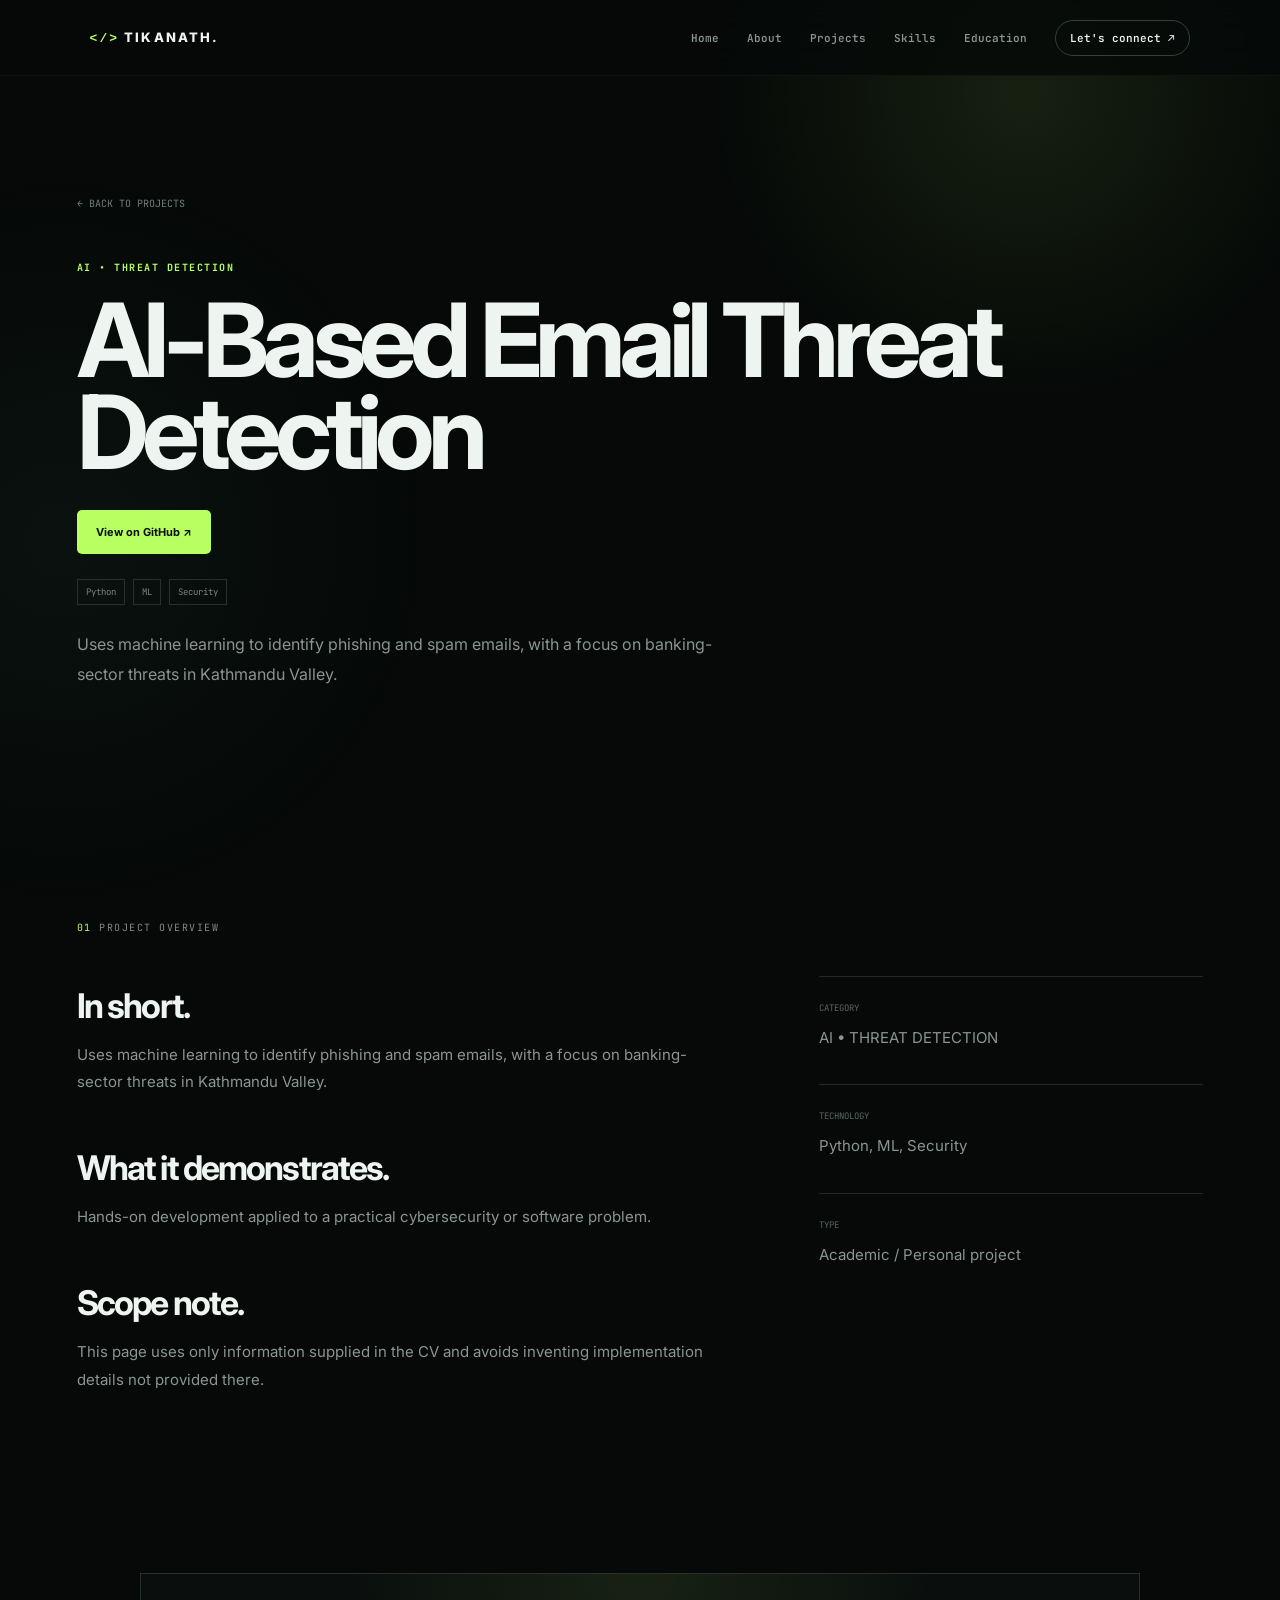
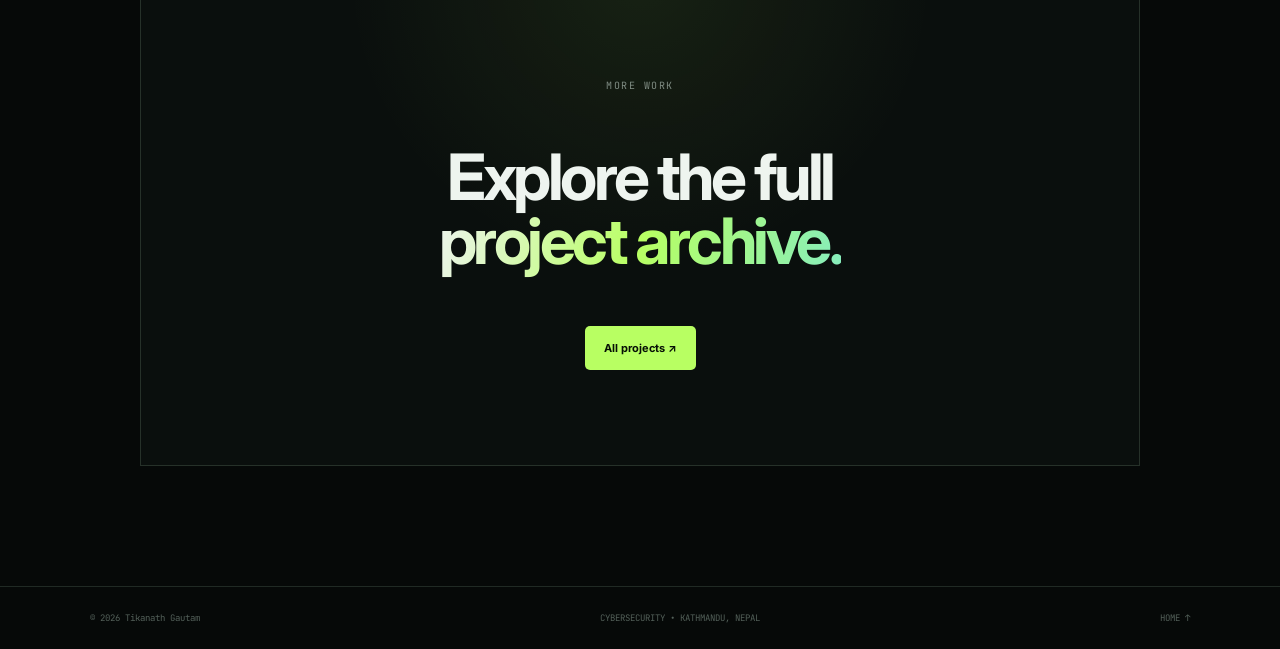
<file: projects/email-threat.html>
<!doctype html><html><head><meta charset="utf-8"><meta name="viewport" content="width=device-width,initial-scale=1"><title>AI-Based Email Threat Detection | Tikanath Gautam</title><meta name="description" content="Tikanath Gautam cybersecurity portfolio"><link rel="preconnect" href="https://fonts.googleapis.com"><link rel="preconnect" href="https://fonts.gstatic.com" crossorigin><link href="https://fonts.googleapis.com/css2?family=Inter:wght@400;600;700;800&family=JetBrains+Mono:wght@400;500;600&display=swap" rel="stylesheet"><link rel="stylesheet" href="../css/style.css"></head><body><header class="nav"><a class="logo" href="index.html"><code>&lt;/&gt;</code> TIKANATH.</a><button class="menu">☰</button><nav class="links"><a href="index.html">Home</a><a href="about.html">About</a><a href="projects.html">Projects</a><a href="skills.html">Skills</a><a href="education.html">Education</a><a class="pill" href="contact.html">Let's connect ↗</a></nav></header><main class="page"><section class="project-hero wrap"><div><a class="back" href="../projects.html">← BACK TO PROJECTS</a><div class="reveal" style="margin-top:50px"><p class="kicker"><b>AI • THREAT DETECTION</b></p><h1>AI-Based Email Threat Detection</h1><div class="actions"><a class="btn primary" target="_blank" rel="noopener" href="https://github.com/manish07M/AI-Based-Email-Threat-Detection-System-for-Banking-Sector-in-Kathmandu-Valley">View on GitHub ↗</a></div><div class="meta"><span>Python</span><span>ML</span><span>Security</span></div><p class="lead">Uses machine learning to identify phishing and spam emails, with a focus on banking-sector threats in Kathmandu Valley.</p></div></div></section><section class="section wrap"><div class="case"><article class="reveal"><div class="label"><span>01</span> PROJECT OVERVIEW</div><h2>In short.</h2><p>Uses machine learning to identify phishing and spam emails, with a focus on banking-sector threats in Kathmandu Valley.</p><h2>What it demonstrates.</h2><p>Hands-on development applied to a practical cybersecurity or software problem.</p><h2>Scope note.</h2><p>This page uses only information supplied in the CV and avoids inventing implementation details not provided there.</p></article><aside class="side reveal"><div class="sidebox"><small>CATEGORY</small><p>AI • THREAT DETECTION</p></div><div class="sidebox"><small>TECHNOLOGY</small><p>Python, ML, Security</p></div><div class="sidebox"><small>TYPE</small><p>Academic / Personal project</p></div></aside></div></section><section class="cta reveal"><p class="kicker">MORE WORK</p><h2>Explore the full<br><span class="gradient">project archive.</span></h2><a class="btn primary" href="../projects.html">All projects ↗</a></section></main><footer><span>© <span id="year"></span> Tikanath Gautam</span><span>CYBERSECURITY • KATHMANDU, NEPAL</span><a href="../index.html">HOME ↑</a></footer><script src="../js/main.js"></script></body></html>
</file>
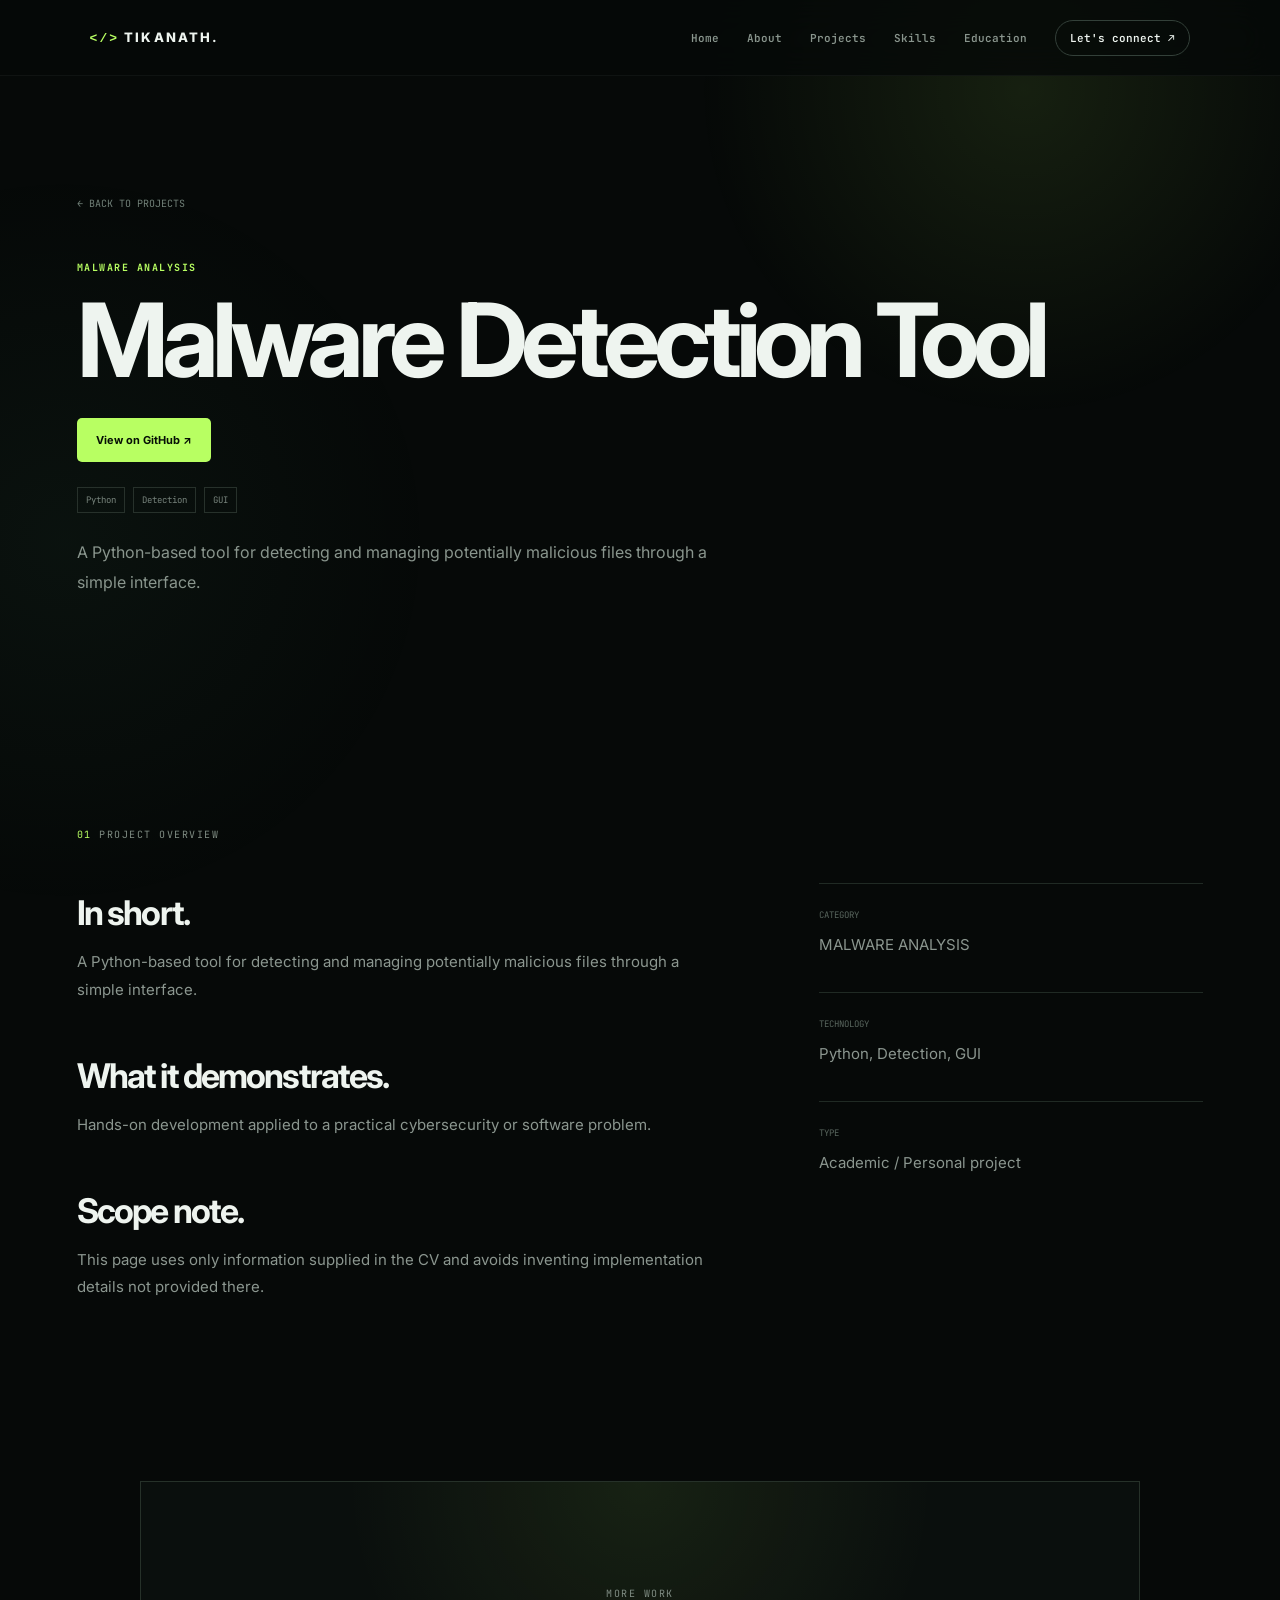
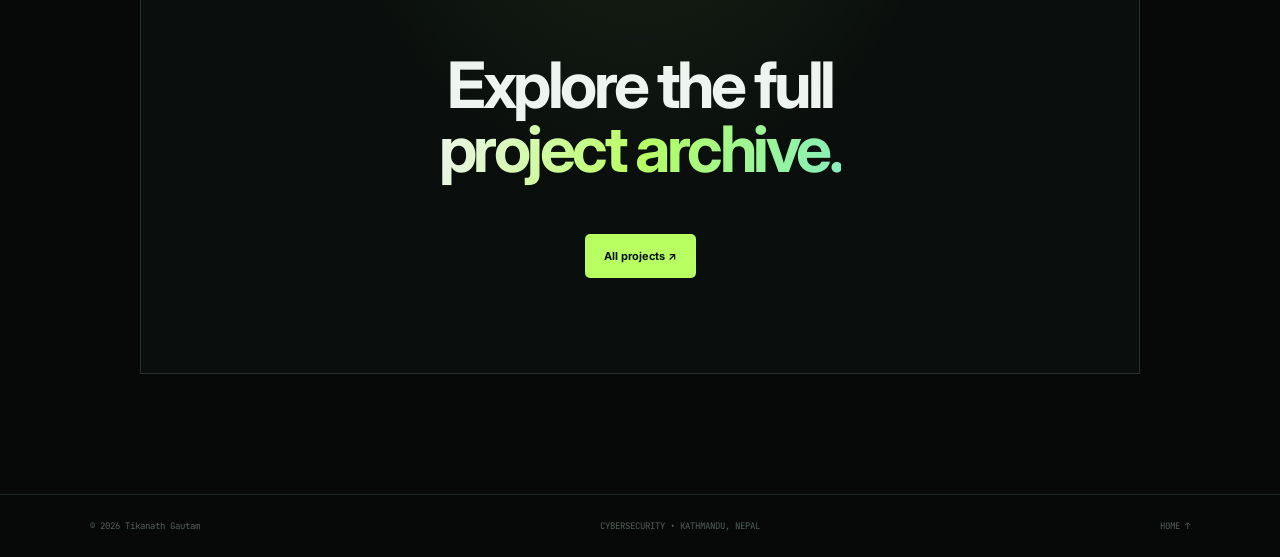
<file: projects/malware-tool.html>
<!doctype html><html><head><meta charset="utf-8"><meta name="viewport" content="width=device-width,initial-scale=1"><title>Malware Detection Tool | Tikanath Gautam</title><meta name="description" content="Tikanath Gautam cybersecurity portfolio"><link rel="preconnect" href="https://fonts.googleapis.com"><link rel="preconnect" href="https://fonts.gstatic.com" crossorigin><link href="https://fonts.googleapis.com/css2?family=Inter:wght@400;600;700;800&family=JetBrains+Mono:wght@400;500;600&display=swap" rel="stylesheet"><link rel="stylesheet" href="../css/style.css"></head><body><header class="nav"><a class="logo" href="index.html"><code>&lt;/&gt;</code> TIKANATH.</a><button class="menu">☰</button><nav class="links"><a href="index.html">Home</a><a href="about.html">About</a><a href="projects.html">Projects</a><a href="skills.html">Skills</a><a href="education.html">Education</a><a class="pill" href="contact.html">Let's connect ↗</a></nav></header><main class="page"><section class="project-hero wrap"><div><a class="back" href="../projects.html">← BACK TO PROJECTS</a><div class="reveal" style="margin-top:50px"><p class="kicker"><b>MALWARE ANALYSIS</b></p><h1>Malware Detection Tool</h1><div class="actions"><a class="btn primary" target="_blank" rel="noopener" href="https://github.com/manish07M/malwaredetectiontool">View on GitHub ↗</a></div><div class="meta"><span>Python</span><span>Detection</span><span>GUI</span></div><p class="lead">A Python-based tool for detecting and managing potentially malicious files through a simple interface.</p></div></div></section><section class="section wrap"><div class="case"><article class="reveal"><div class="label"><span>01</span> PROJECT OVERVIEW</div><h2>In short.</h2><p>A Python-based tool for detecting and managing potentially malicious files through a simple interface.</p><h2>What it demonstrates.</h2><p>Hands-on development applied to a practical cybersecurity or software problem.</p><h2>Scope note.</h2><p>This page uses only information supplied in the CV and avoids inventing implementation details not provided there.</p></article><aside class="side reveal"><div class="sidebox"><small>CATEGORY</small><p>MALWARE ANALYSIS</p></div><div class="sidebox"><small>TECHNOLOGY</small><p>Python, Detection, GUI</p></div><div class="sidebox"><small>TYPE</small><p>Academic / Personal project</p></div></aside></div></section><section class="cta reveal"><p class="kicker">MORE WORK</p><h2>Explore the full<br><span class="gradient">project archive.</span></h2><a class="btn primary" href="../projects.html">All projects ↗</a></section></main><footer><span>© <span id="year"></span> Tikanath Gautam</span><span>CYBERSECURITY • KATHMANDU, NEPAL</span><a href="../index.html">HOME ↑</a></footer><script src="../js/main.js"></script></body></html>
</file>
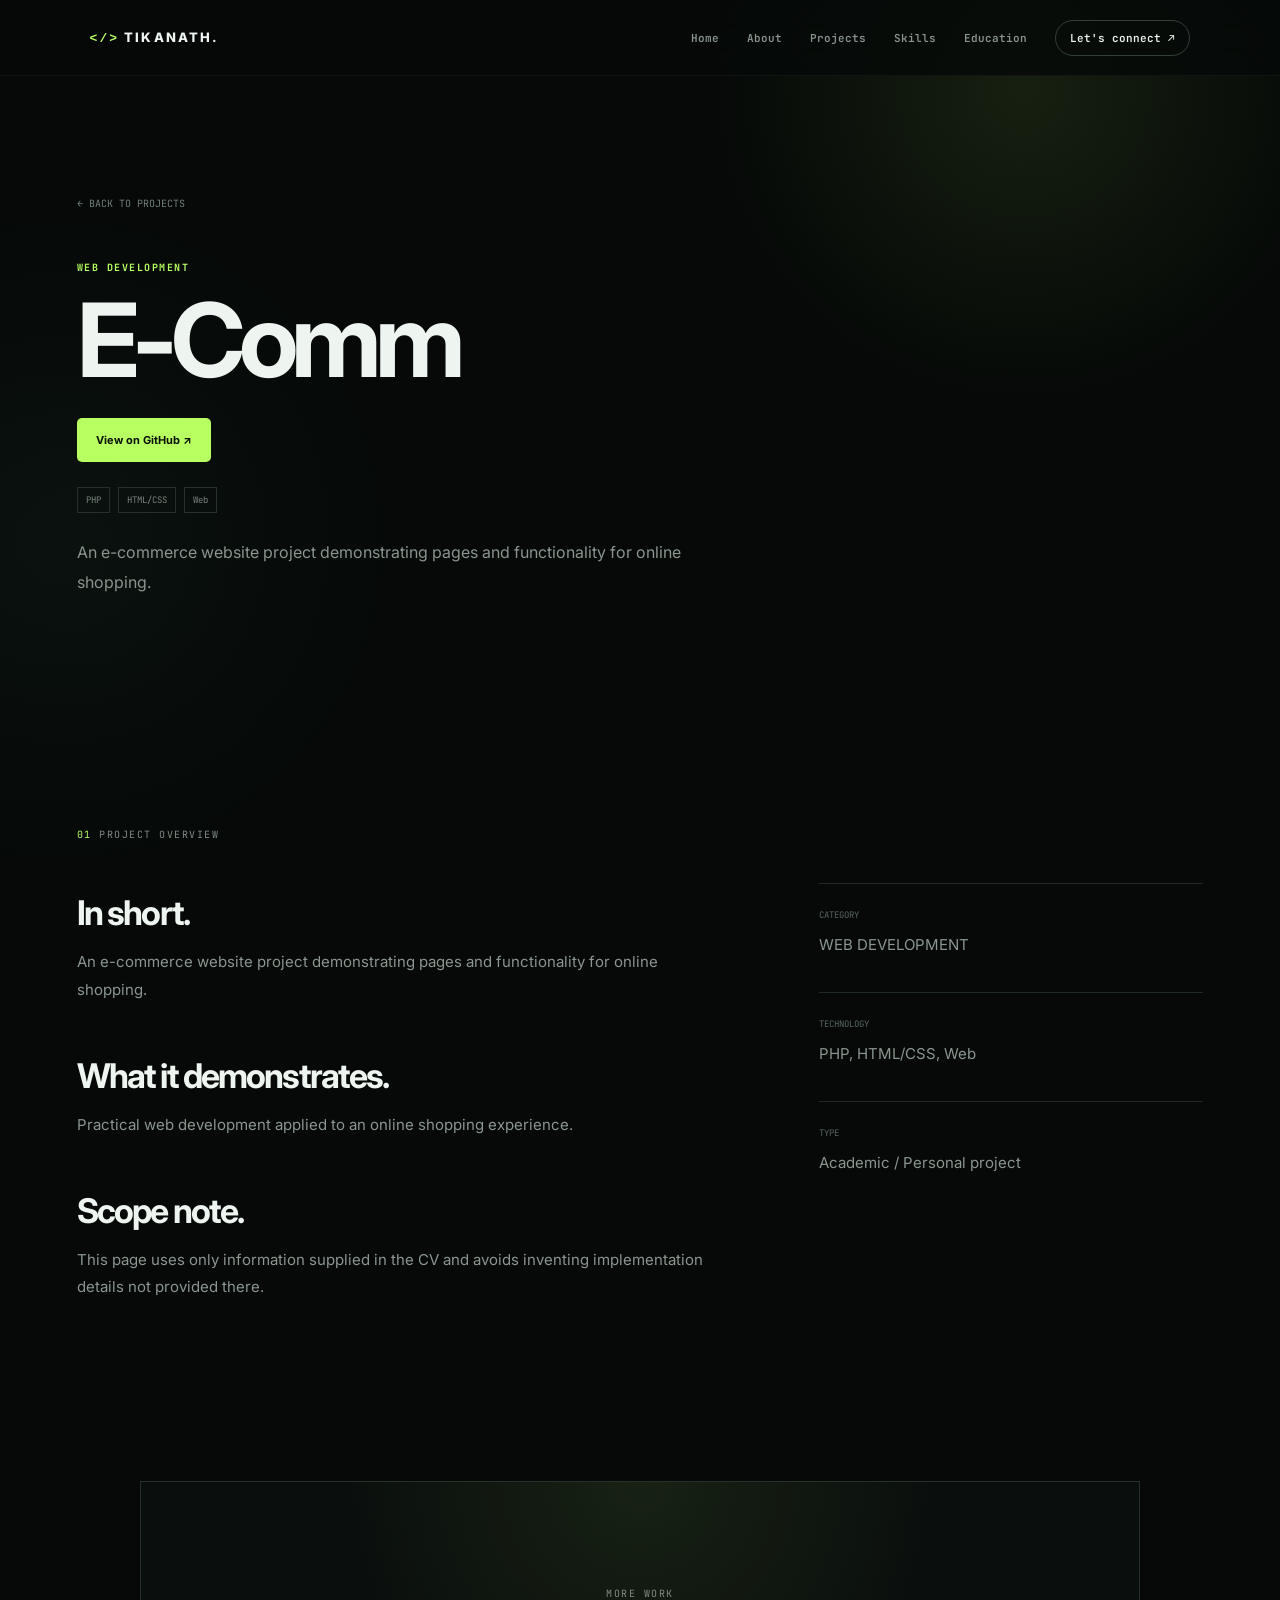
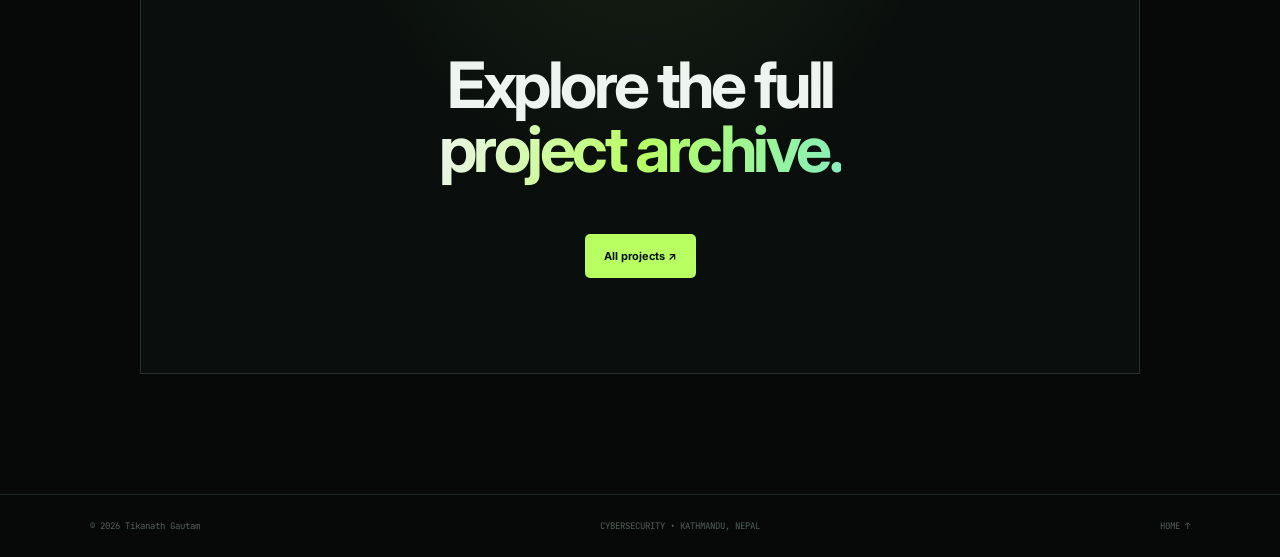
<file: projects/website.html>
<!doctype html><html><head><meta charset="utf-8"><meta name="viewport" content="width=device-width,initial-scale=1"><title>E-Comm | Tikanath Gautam</title><meta name="description" content="Tikanath Gautam cybersecurity portfolio"><link rel="preconnect" href="https://fonts.googleapis.com"><link rel="preconnect" href="https://fonts.gstatic.com" crossorigin><link href="https://fonts.googleapis.com/css2?family=Inter:wght@400;600;700;800&family=JetBrains+Mono:wght@400;500;600&display=swap" rel="stylesheet"><link rel="stylesheet" href="../css/style.css"></head><body><header class="nav"><a class="logo" href="index.html"><code>&lt;/&gt;</code> TIKANATH.</a><button class="menu">☰</button><nav class="links"><a href="index.html">Home</a><a href="about.html">About</a><a href="projects.html">Projects</a><a href="skills.html">Skills</a><a href="education.html">Education</a><a class="pill" href="contact.html">Let's connect ↗</a></nav></header><main class="page"><section class="project-hero wrap"><div><a class="back" href="../projects.html">← BACK TO PROJECTS</a><div class="reveal" style="margin-top:50px"><p class="kicker"><b>WEB DEVELOPMENT</b></p><h1>E-Comm</h1><div class="actions"><a class="btn primary" target="_blank" rel="noopener" href="https://github.com/manish07M/e-commerce-website">View on GitHub ↗</a></div><div class="meta"><span>PHP</span><span>HTML/CSS</span><span>Web</span></div><p class="lead">An e-commerce website project demonstrating pages and functionality for online shopping.</p></div></div></section><section class="section wrap"><div class="case"><article class="reveal"><div class="label"><span>01</span> PROJECT OVERVIEW</div><h2>In short.</h2><p>An e-commerce website project demonstrating pages and functionality for online shopping.</p><h2>What it demonstrates.</h2><p>Practical web development applied to an online shopping experience.</p><h2>Scope note.</h2><p>This page uses only information supplied in the CV and avoids inventing implementation details not provided there.</p></article><aside class="side reveal"><div class="sidebox"><small>CATEGORY</small><p>WEB DEVELOPMENT</p></div><div class="sidebox"><small>TECHNOLOGY</small><p>PHP, HTML/CSS, Web</p></div><div class="sidebox"><small>TYPE</small><p>Academic / Personal project</p></div></aside></div></section><section class="cta reveal"><p class="kicker">MORE WORK</p><h2>Explore the full<br><span class="gradient">project archive.</span></h2><a class="btn primary" href="../projects.html">All projects ↗</a></section></main><footer><span>© <span id="year"></span> Tikanath Gautam</span><span>CYBERSECURITY • KATHMANDU, NEPAL</span><a href="../index.html">HOME ↑</a></footer><script src="../js/main.js"></script></body></html>
</file>
<file: css/style.css>
*{box-sizing:border-box}html{scroll-behavior:smooth}body{margin:0;background:#060908;color:#eef4ef;font-family:Inter,Arial,sans-serif}body:before{content:"";position:fixed;inset:0;pointer-events:none;z-index:-2;background:radial-gradient(circle at 80% 10%,#b8ff6218,transparent 25%),radial-gradient(circle at 5% 60%,#79e6ad0b,transparent 28%)}body:after{content:"";position:fixed;inset:0;z-index:-1;pointer-events:none;opacity:.18;background-image:linear-gradient(#ffffff08 1px,transparent 1px),linear-gradient(90deg,#ffffff08 1px,transparent 1px);background-size:70px 70px;mask-image:linear-gradient(#000,transparent 90%)}a{color:inherit;text-decoration:none}.wrap{width:min(1180px,88vw);margin:auto}.nav{position:fixed;z-index:50;top:0;left:0;right:0;height:76px;padding:0 7vw;display:flex;align-items:center;justify-content:space-between;background:#060908cc;backdrop-filter:blur(18px);border-bottom:1px solid #ffffff0b}.logo{font-weight:800;font-size:13px;letter-spacing:.16em}.logo code{color:#b8ff62}.links{display:flex;gap:28px;align-items:center;font:600 11px 'JetBrains Mono',monospace;color:#89958d}.links a:hover,.links .active{color:#b8ff62}.pill{border:1px solid #334039;border-radius:99px;padding:10px 14px;color:#eef4ef!important}.menu{display:none;background:none;border:0;color:#fff;font-size:22px}.page{padding-top:76px}.hero,.project-hero{padding:115px 0 90px;min-height:65vh;display:flex;align-items:center}.hero-grid{width:100%;display:grid;grid-template-columns:1fr 1fr;gap:8vw;align-items:center}.kicker,.label,.type{font:10px 'JetBrains Mono',monospace;letter-spacing:.15em;color:#7f8c83}.kicker b,.label span{color:#b8ff62}h1{font-size:clamp(55px,8vw,112px);line-height:.9;letter-spacing:-.065em;margin:20px 0}h2{font-size:clamp(40px,5vw,72px);line-height:1;letter-spacing:-.055em}h3{font-size:27px;line-height:1.05}.gradient{background:linear-gradient(105deg,#eef4ef,#b8ff62,#86edbd);-webkit-background-clip:text;background-clip:text;color:transparent}.muted{color:#59665e}.lead{max-width:680px;color:#89958d;font-size:16px;line-height:1.85}.actions{display:flex;gap:11px;margin-top:32px;flex-wrap:wrap}.btn{display:inline-flex;padding:15px 19px;border-radius:5px;font-size:11px;font-weight:700;transition:.25s}.btn:hover{transform:translateY(-3px)}.primary{background:#b8ff62;color:#071006}.ghost{border:1px solid #2b3630}.terminal{border:1px solid #26312b;border-radius:11px;background:#090d0cf0;box-shadow:0 40px 100px #0008;overflow:hidden;transform:perspective(1000px) rotateY(-5deg);transition:.5s}.terminal:hover{transform:none}.term-top{height:43px;padding:0 14px;display:flex;align-items:center;justify-content:space-between;border-bottom:1px solid #202922;font:9px 'JetBrains Mono',monospace;color:#68756d}.dots{display:flex;gap:6px}.dots i{width:7px;height:7px;border-radius:50%;background:#3a453e}.term-body{padding:26px;font:11px/2 'JetBrains Mono',monospace;color:#9aa59e}.prompt{color:#b8ff62}.path{color:#79dba9}.out{color:#66736b}.scan{display:grid;grid-template-columns:1fr 1.5fr;gap:3px 15px;color:#829087}.scan b{font-weight:400;color:#7ed9aa}.blink{animation:blink 1s steps(2) infinite}.section{padding:125px 0}.rule{border-top:1px solid #202a24;padding-top:25px}.head{display:flex;justify-content:space-between;gap:35px;margin-bottom:45px}.head>p{max-width:380px;color:#68746d;font-size:13px;line-height:1.7}.two{display:grid;grid-template-columns:1fr 1fr;gap:9vw}.copy{color:#a0aaa3;font-size:16px;line-height:1.9}.cards{display:grid;grid-template-columns:repeat(2,1fr);gap:14px}.card{position:relative;min-height:330px;padding:29px;border:1px solid #202a24;background:linear-gradient(145deg,#0b100e,#080c0a);transition:.35s;display:flex;flex-direction:column;justify-content:space-between;overflow:hidden}.card:hover{transform:translateY(-7px);border-color:#3b493f}.card.featured{grid-column:span 2}.num{font:9px 'JetBrains Mono',monospace;color:#56645c}.icon{position:absolute;right:28px;top:27px;color:#b8ff62;font:24px monospace}.card h3{font-size:31px;margin:13px 0}.card p:not(.type){color:#7f8b83;font-size:13px;line-height:1.7}.tags{display:flex;gap:7px;flex-wrap:wrap;margin-top:20px}.tags span,.meta span{font:9px 'JetBrains Mono',monospace;color:#78847d;border:1px solid #27312b;padding:6px 8px}.arrow{position:absolute;right:28px;bottom:27px;color:#49564f}.card:hover .arrow{color:#b8ff62}.skills{display:grid;grid-template-columns:1.1fr .9fr;gap:9vw}.skill-list{border-top:1px solid #202a24}.skill{display:grid;grid-template-columns:40px 1fr auto;gap:15px;padding:18px 0;border-bottom:1px solid #202a24}.skill span,.skill em{font:9px 'JetBrains Mono',monospace;color:#59665e}.skill em{font-style:normal}.skill:hover strong{color:#b8ff62}.cloud{display:flex;align-content:center;justify-content:center;flex-wrap:wrap;gap:9px}.tool{font:10px 'JetBrains Mono',monospace;padding:13px;border:1px solid #27312b;color:#7f8c83}.tool:hover{color:#b8ff62;border-color:#61705f}.timeline{border-left:1px solid #2b352f;margin-left:70px}.item{display:grid;grid-template-columns:150px 25px 1fr;gap:15px;padding-bottom:65px}.year{font:10px 'JetBrains Mono',monospace;color:#627068}.dot{width:9px;height:9px;border:2px solid #b8ff62;border-radius:50%;background:#060908}.item p:last-child{color:#69756e;font-size:13px}.cta{margin:40px auto 120px;width:min(1000px,88vw);text-align:center;padding:95px 25px;border:1px solid #263129;background:radial-gradient(circle at 50% 0%,#b8ff6214,transparent 42%),#0a0f0d}.cta p:not(.kicker){max-width:520px;margin:0 auto 30px;color:#79857d;line-height:1.7}.privacy{font:9px 'JetBrains Mono',monospace;color:#4e5b53;margin-top:26px}footer{border-top:1px solid #202a24;padding:25px 7vw;display:flex;justify-content:space-between;color:#536059;font:9px 'JetBrains Mono',monospace}footer a:hover{color:#b8ff62}.meta{display:flex;gap:8px;flex-wrap:wrap;margin:25px 0}.case{display:grid;grid-template-columns:1.25fr .75fr;gap:8vw}.case h2{font-size:34px;margin:55px 0 18px}.case p{color:#8b968f;line-height:1.85;font-size:15px}.side{padding-top:55px}.sidebox{border-top:1px solid #202a24;padding:18px 0}.sidebox small{font:9px 'JetBrains Mono',monospace;color:#59665e}.sidebox p{margin-top:9px}.back{font:10px 'JetBrains Mono',monospace;color:#718078}.back:hover{color:#b8ff62}.reveal{opacity:0;transform:translateY(25px);transition:.75s ease}.show{opacity:1;transform:none}@keyframes blink{50%{opacity:0}}@media(max-width:900px){.links{display:none;position:absolute;top:76px;left:0;right:0;padding:25px 7vw;background:#080c0a;flex-direction:column;align-items:flex-start}.links.open{display:flex}.menu{display:block}.hero-grid,.two,.skills,.case{grid-template-columns:1fr}.cards{grid-template-columns:1fr}.card.featured{grid-column:auto}.head{display:block}.hero-visual{margin-top:40px}.terminal{transform:none}.timeline{margin-left:0}}@media(max-width:600px){.wrap{width:90vw}.nav{padding:0 5vw}.hero,.project-hero{padding:85px 0}.section{padding:90px 0}h1{font-size:53px}.terminal .term-body{padding:18px;font-size:9px}.scan{grid-template-columns:1fr}.card{padding:24px;min-height:360px}.card h3{font-size:27px}.skill{grid-template-columns:28px 1fr}.skill em{display:none}.item{grid-template-columns:1fr 20px 1.7fr}.item h3{font-size:18px}.cta{width:90vw;padding:70px 18px;margin-bottom:80px}footer{padding:22px 5vw;flex-direction:column;gap:12px}}

.github-card:hover{opacity:.75;text-decoration:underline}


/* Final project-card cleanup: avoids nested links and blank/ghost boxes */
.card { gap: 24px; }
.card-top { display:flex; align-items:flex-start; justify-content:space-between; min-height:24px; }
.card-top .icon { position:static; }
.project-content { flex:1; }
.project-actions { display:flex; align-items:center; gap:14px; flex-wrap:wrap; margin-top:auto; }
.project-actions .github-card { font:10px 'JetBrains Mono',monospace; color:#b8ff62; padding:10px 0; }
.project-actions .github-card:hover { opacity:.75; text-decoration:underline; }
.project-actions .btn { margin:0; }
.card h3 { margin:13px 0; }
@media(max-width:600px){ .project-actions{align-items:stretch; flex-direction:column;} .project-actions .btn,.project-actions .github-card{width:100%; text-align:center;} }
</file>
